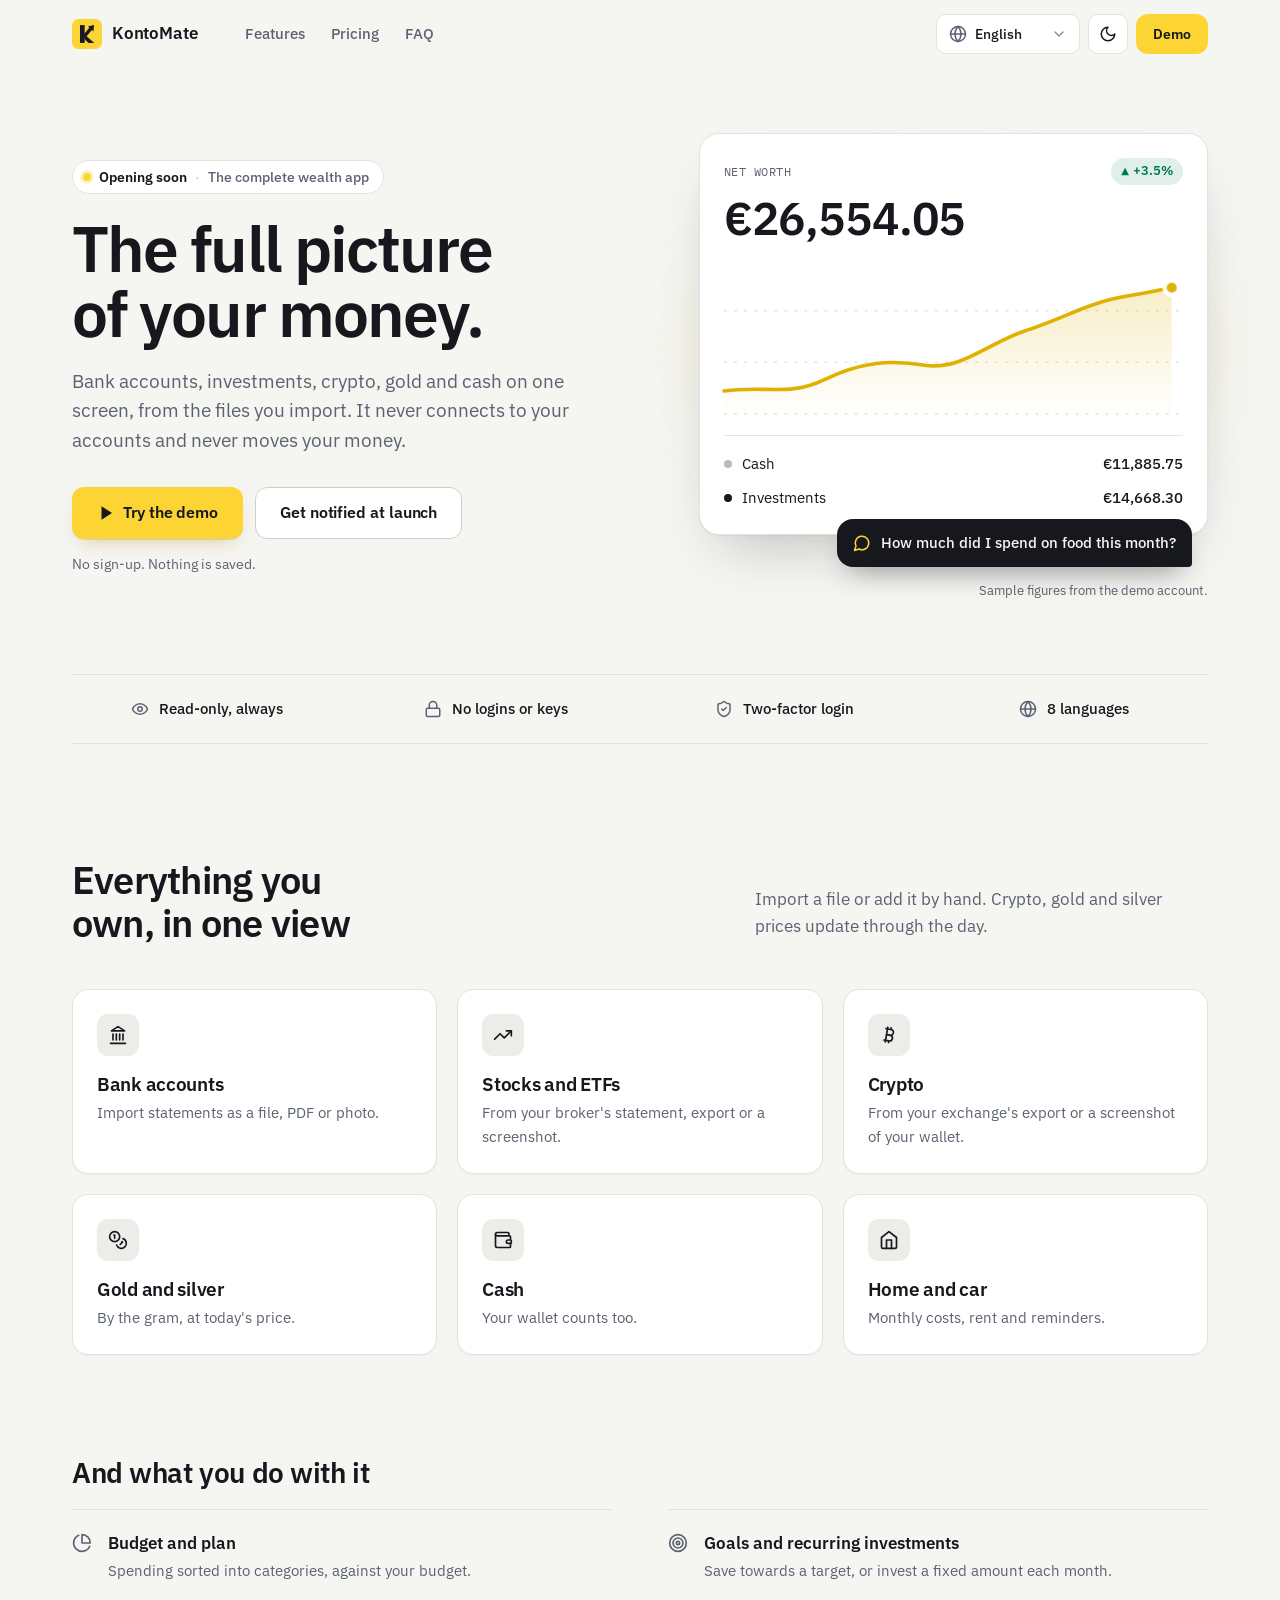
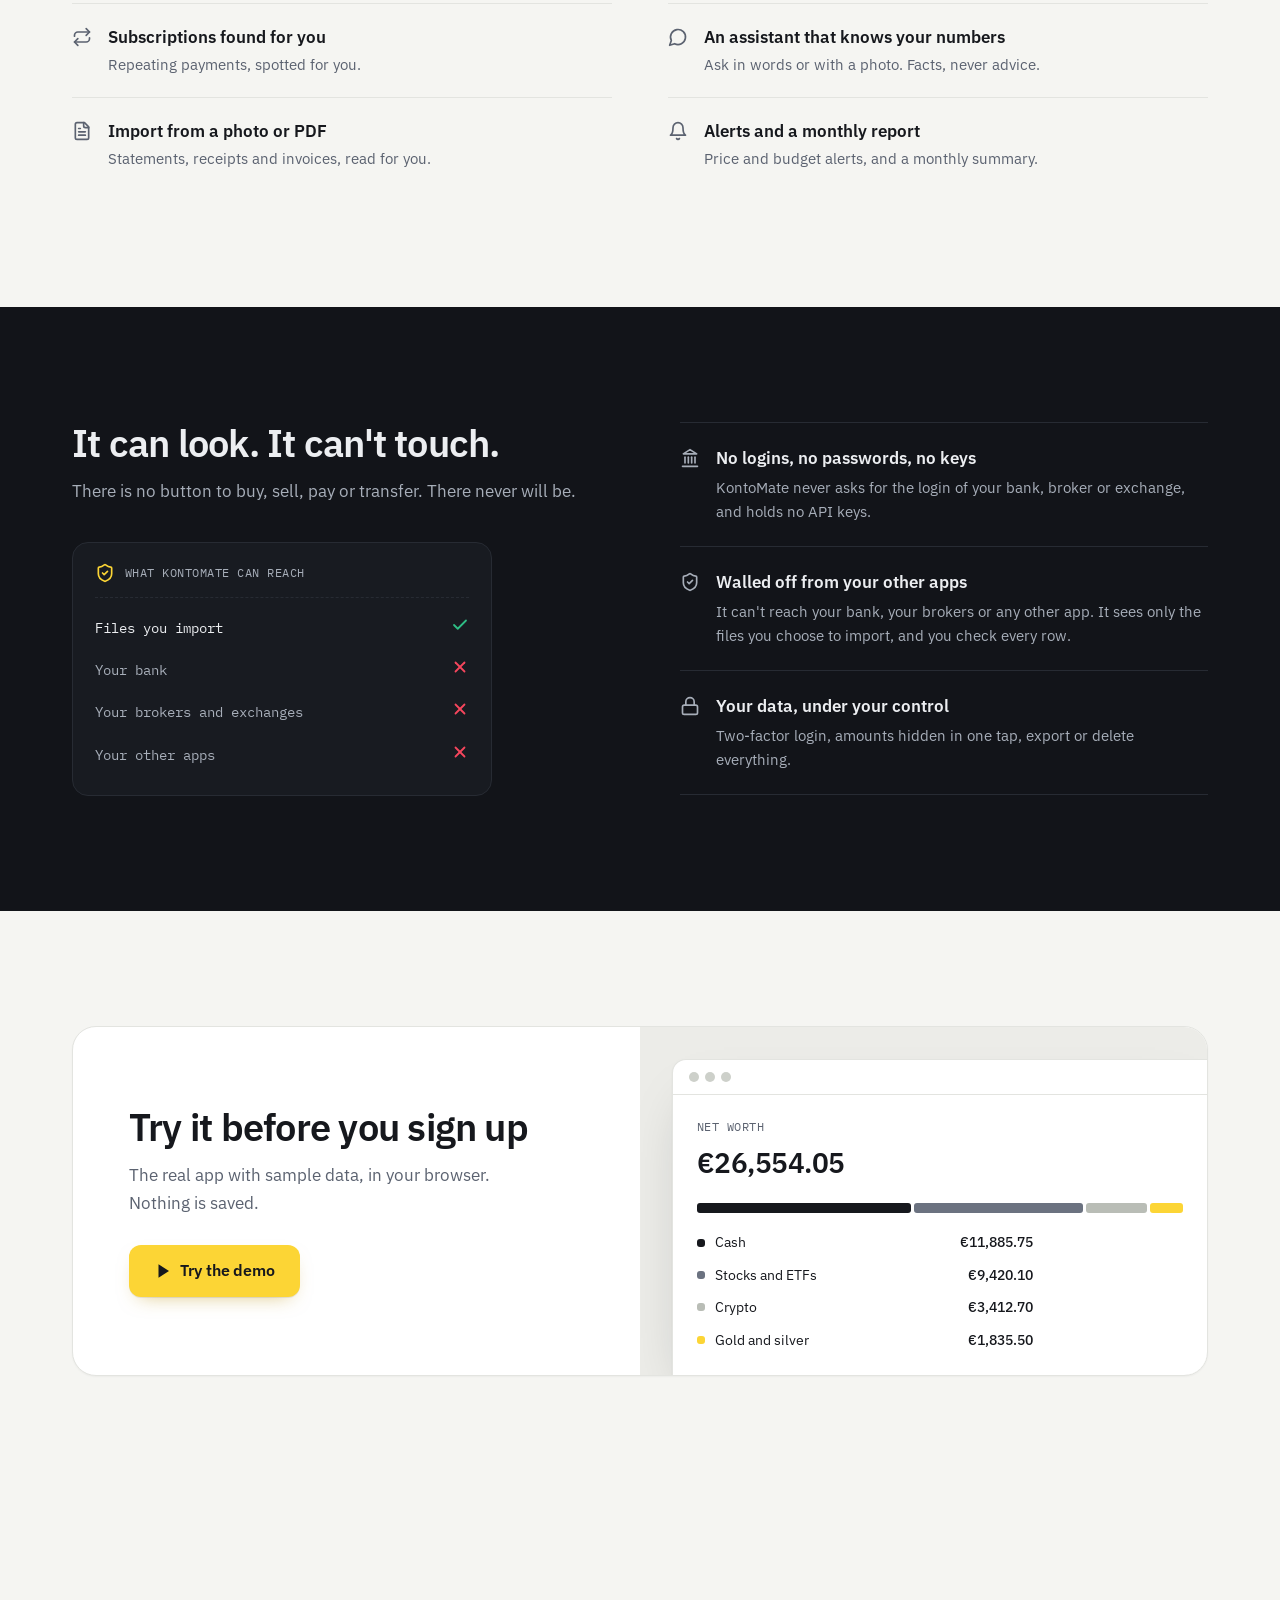
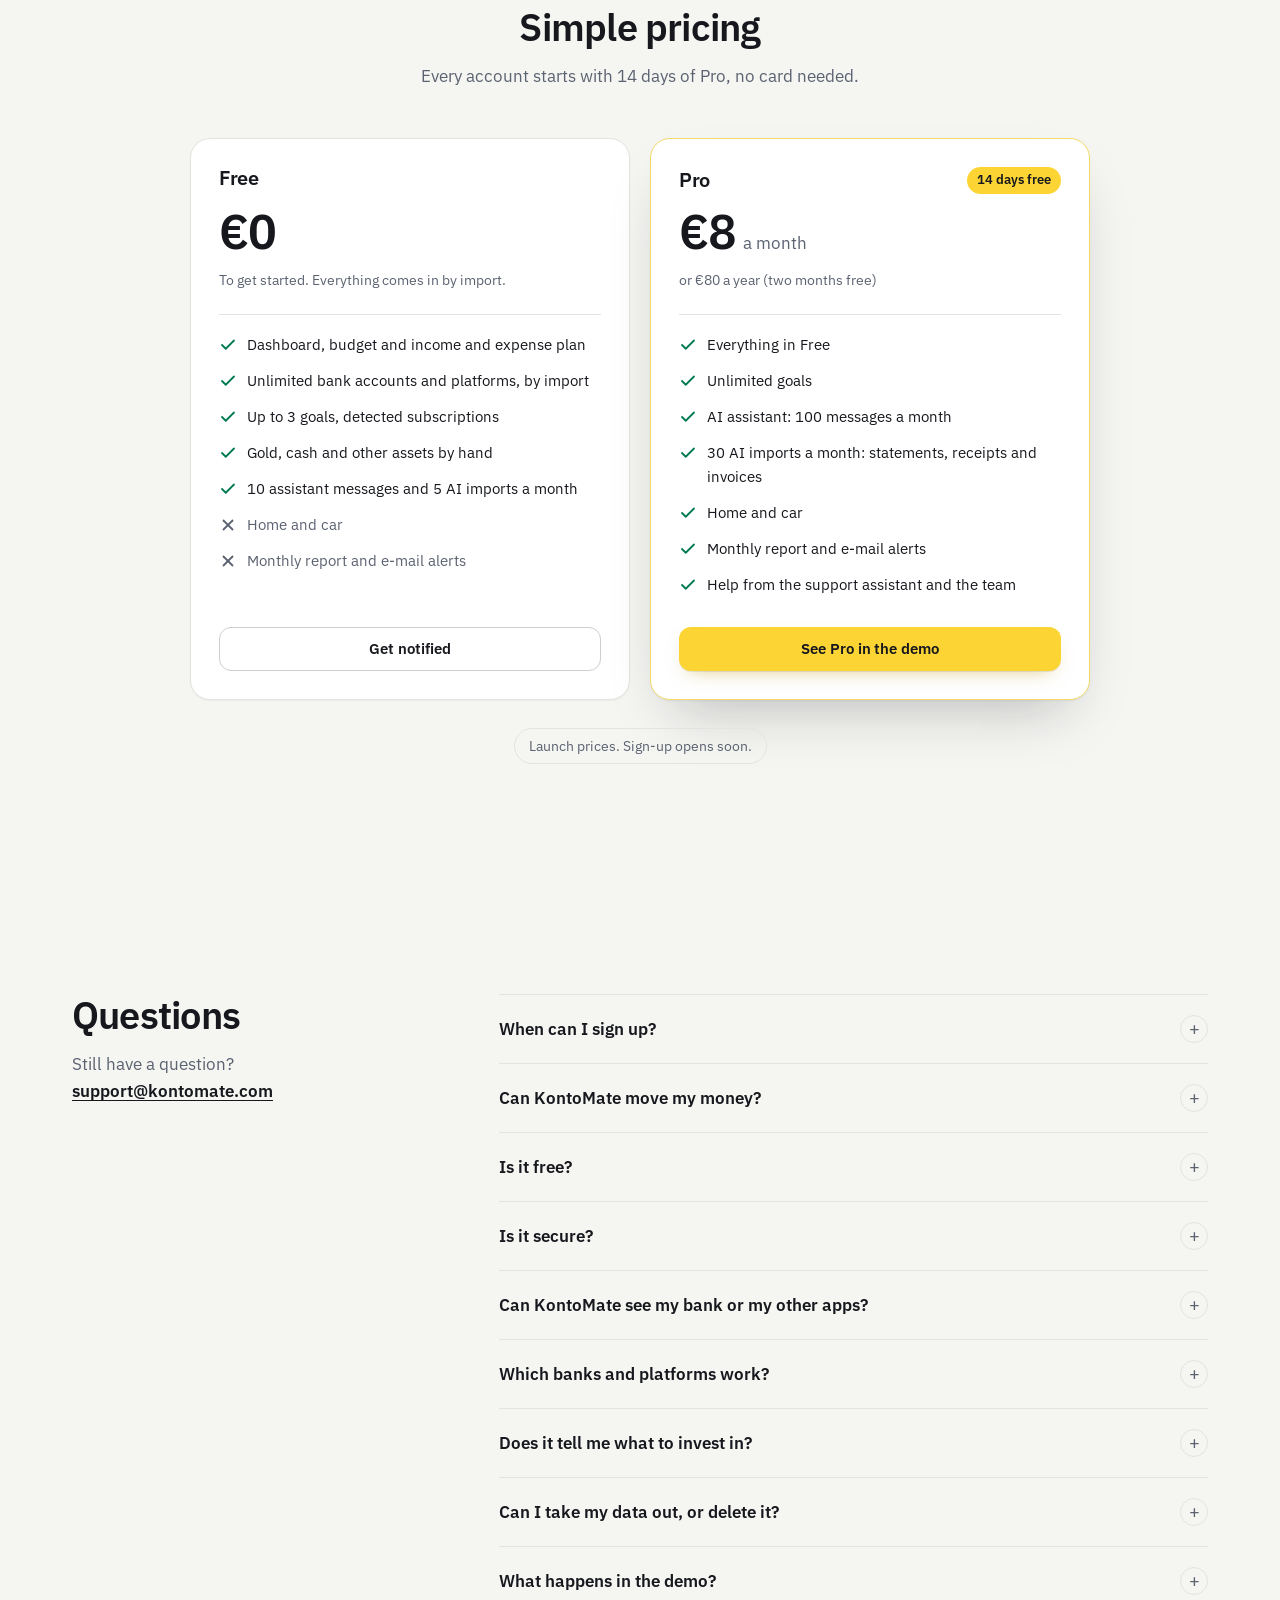
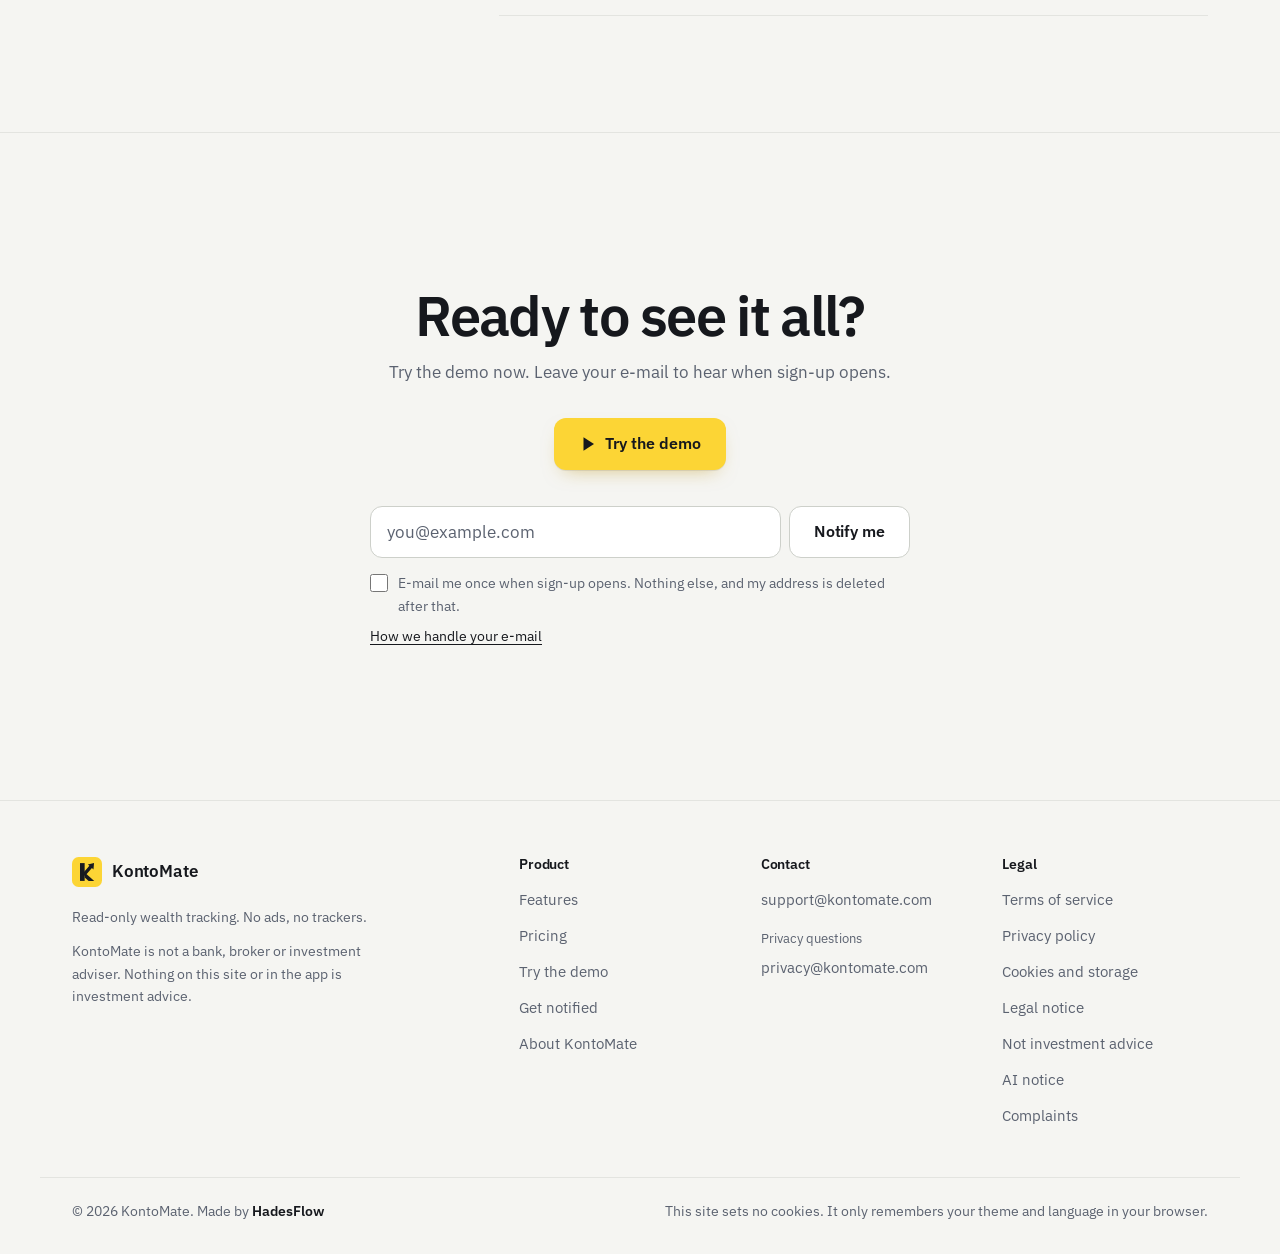
<file: index.html>
<!DOCTYPE html>
<!-- data-mode: "soon" (waitlist, no sign-up) is the default in the file; functions/_middleware.js switches it
     to "live" when the Cloudflare Pages variable SITE_MODE is "live". Elements: .soon-only / .live-only. -->
<html lang="en" data-mode="soon">
<head>
  <meta charset="UTF-8" />
  <meta name="viewport" content="width=device-width, initial-scale=1" />
  <title>KontoMate: the complete wealth app for everything you own</title>
  <meta name="description" content="KontoMate shows your bank accounts, investments, crypto, gold and cash in one dashboard. A read-only wealth tracker: it can never move your money." />
  <meta name="theme-color" content="#f5f5f2" />
  <link rel="icon" href="/favicon.ico" sizes="48x48" />
  <link rel="icon" href="assets/favicon.svg?v=1c083724dd" type="image/svg+xml" />
  <link rel="icon" href="assets/favicon-48.png?v=1c083724dd" type="image/png" sizes="48x48" />
  <link rel="icon" href="assets/icon-192.png?v=1c083724dd" type="image/png" sizes="192x192" />
  <link rel="apple-touch-icon" href="assets/apple-touch-icon.png?v=1c083724dd" />
  <link rel="canonical" href="https://kontomate.com/" />
  <meta property="og:title" content="KontoMate: the full picture of your money" />
  <meta property="og:description" content="Banks, brokers, crypto, gold and cash in one read-only dashboard, from the statements you import. No logins, no keys, no access to your accounts." />
  <meta property="og:url" content="https://kontomate.com/" />
  <meta property="og:type" content="website" />
  <meta property="og:site_name" content="KontoMate" />
  <meta property="og:locale" content="en_GB" />
  <meta property="og:image" content="https://kontomate.com/assets/og-image.png" />
  <meta property="og:image:width" content="1200" />
  <meta property="og:image:height" content="630" />
  <meta property="og:image:alt" content="KontoMate: the full picture of your money. A net worth card with a rising chart." />
  <meta name="twitter:card" content="summary_large_image" />
  <!-- Structured data: who makes KontoMate and what it is. Keep in step with the legal notice (legal/#notice)
       and the about page. Data, not a script: the CSP (script-src 'self') does not apply to it. -->
  <script type="application/ld+json">
  {
    "@context": "https://schema.org",
    "@graph": [
      {
        "@type": "Organization",
        "@id": "https://hadesflow.com/#organization",
        "name": "HadesFlow",
        "legalName": "HadesFlow Ltd.",
        "alternateName": "ХадесФлоу ЕООД",
        "url": "https://hadesflow.com/",
        "logo": "https://hadesflow.com/assets/cerberus-logo.png",
        "identifier": {
          "@type": "PropertyValue",
          "propertyID": "Bulgarian UIC (ЕИК)",
          "value": "208438230"
        },
        "address": {
          "@type": "PostalAddress",
          "streetAddress": "7 Tsarnook St., Lozenets",
          "postalCode": "1407",
          "addressLocality": "Sofia",
          "addressCountry": "BG"
        },
        "sameAs": [
          "https://www.linkedin.com/company/hadesflow/",
          "https://www.facebook.com/people/HadesFlow/61579181364829/",
          "https://www.instagram.com/hadesflow.ai/",
          "https://www.tiktok.com/@hadesflow.ai"
        ]
      },
      {
        "@type": "WebSite",
        "@id": "https://kontomate.com/#website",
        "url": "https://kontomate.com/",
        "name": "KontoMate",
        "alternateName": [
          "Kontomate",
          "KontoMate app"
        ],
        "inLanguage": "en",
        "publisher": {
          "@id": "https://hadesflow.com/#organization"
        }
      },
      {
        "@type": "WebApplication",
        "@id": "https://kontomate.com/#app",
        "name": "KontoMate",
        "alternateName": "Kontomate",
        "url": "https://kontomate.com/",
        "applicationCategory": "FinanceApplication",
        "applicationSubCategory": "Wealth tracker",
        "operatingSystem": "Web browser",
        "image": "https://kontomate.com/assets/og-image.png",
        "description": "KontoMate is a read-only wealth tracker. It shows bank accounts, investments, crypto, gold and cash in one view, with budgets, goals and an AI assistant, and it can never move money.",
        "featureList": [
          "Bank statements imported as a file, PDF or photo (no bank login)",
          "Broker and crypto exchange statements, exports or screenshots imported the same way (no logins, no API keys)",
          "Gold and silver by the gram, cash, home and car",
          "Budget and income and expense plan, goals and recurring investments, detected subscriptions",
          "Price and budget alerts and a monthly report",
          "AI assistant that answers questions about your own numbers, never investment advice"
        ],
        "inLanguage": [
          "en",
          "bg",
          "de",
          "es",
          "fr",
          "it",
          "pl",
          "ro"
        ],
        "publisher": {
          "@id": "https://hadesflow.com/#organization"
        },
        "creator": {
          "@id": "https://hadesflow.com/#organization"
        }
      }
    ]
  }
  </script>
  <!-- No trackers, no cookies, no third-party requests: everything below is served from this site. -->
  <script src="assets/theme-init.js?v=1c083724dd"></script>
  <link rel="stylesheet" href="assets/site.css?v=1c083724dd" />
</head>
<body>
  <!-- Lucide icons (ISC licence), drawn once and reused with <use>. -->
  <svg width="0" height="0" class="sprite" aria-hidden="true" focusable="false">
    <symbol id="i-bank" viewBox="0 0 24 24"><line x1="3" x2="21" y1="22" y2="22"/><line x1="6" x2="6" y1="18" y2="11"/><line x1="10" x2="10" y1="18" y2="11"/><line x1="14" x2="14" y1="18" y2="11"/><line x1="18" x2="18" y1="18" y2="11"/><polygon points="12 2 20 7 4 7"/></symbol>
    <symbol id="i-trend" viewBox="0 0 24 24"><polyline points="22 7 13.5 15.5 8.5 10.5 2 17"/><polyline points="16 7 22 7 22 13"/></symbol>
    <symbol id="i-bitcoin" viewBox="0 0 24 24"><path d="M11.767 19.089c4.924.868 6.14-6.025 1.216-6.894m-1.216 6.894L5.86 18.047m5.908 1.042-.347 1.97m1.563-8.864c4.924.869 6.14-6.025 1.215-6.893m-1.215 6.893-3.94-.694m5.155-6.2L8.29 4.26m5.908 1.042.348-1.97M7.48 20.364l3.126-17.727"/></symbol>
    <symbol id="i-coins" viewBox="0 0 24 24"><circle cx="8" cy="8" r="6"/><path d="M18.09 10.37A6 6 0 1 1 10.34 18"/><path d="M7 6h1v4"/><path d="m16.71 13.88.7.71-2.82 2.82"/></symbol>
    <symbol id="i-wallet" viewBox="0 0 24 24"><path d="M19 7V4a1 1 0 0 0-1-1H5a2 2 0 0 0 0 4h15a1 1 0 0 1 1 1v4h-3a2 2 0 0 0 0 4h3a1 1 0 0 0 1-1v-2a1 1 0 0 0-1-1"/><path d="M3 5v14a2 2 0 0 0 2 2h15a1 1 0 0 0 1-1v-4"/></symbol>
    <symbol id="i-home" viewBox="0 0 24 24"><path d="M3 9l9-7 9 7v11a2 2 0 0 1-2 2H5a2 2 0 0 1-2-2z"/><polyline points="9 22 9 12 15 12 15 22"/></symbol>
    <symbol id="i-car" viewBox="0 0 24 24"><path d="M19 17h2c.6 0 1-.4 1-1v-3c0-.9-.7-1.7-1.5-1.9C18.7 10.6 16 10 16 10s-1.3-1.4-2.2-2.3c-.5-.4-1.1-.7-1.8-.7H5c-.6 0-1.1.4-1.4.9l-1.4 2.9A3.7 3.7 0 0 0 2 12v4c0 .6.4 1 1 1h2"/><circle cx="7" cy="17" r="2"/><path d="M9 17h6"/><circle cx="17" cy="17" r="2"/></symbol>
    <symbol id="i-shield" viewBox="0 0 24 24"><path d="M20 13c0 5-3.5 7.5-7.66 8.95a1 1 0 0 1-.67-.01C7.5 20.5 4 18 4 13V6a1 1 0 0 1 1-1c2 0 4.5-1.2 6.24-2.72a1.17 1.17 0 0 1 1.52 0C14.51 3.81 17 5 19 5a1 1 0 0 1 1 1z"/><path d="m9 12 2 2 4-4"/></symbol>
    <symbol id="i-eye" viewBox="0 0 24 24"><path d="M2 12s3-7 10-7 10 7 10 7-3 7-10 7-10-7-10-7Z"/><circle cx="12" cy="12" r="3"/></symbol>
    <symbol id="i-lock" viewBox="0 0 24 24"><rect width="18" height="11" x="3" y="11" rx="2" ry="2"/><path d="M7 11V7a5 5 0 0 1 10 0v4"/></symbol>
    <symbol id="i-check" viewBox="0 0 24 24"><path d="M20 6 9 17l-5-5"/></symbol>
    <symbol id="i-x" viewBox="0 0 24 24"><path d="M18 6 6 18"/><path d="m6 6 12 12"/></symbol>
    <symbol id="i-sun" viewBox="0 0 24 24"><circle cx="12" cy="12" r="4"/><path d="M12 2v2"/><path d="M12 20v2"/><path d="m4.93 4.93 1.41 1.41"/><path d="m17.66 17.66 1.41 1.41"/><path d="M2 12h2"/><path d="M20 12h2"/><path d="m6.34 17.66-1.41 1.41"/><path d="m19.07 4.93-1.41 1.41"/></symbol>
    <symbol id="i-moon" viewBox="0 0 24 24"><path d="M12 3a6 6 0 0 0 9 9 9 9 0 1 1-9-9Z"/></symbol>
    <symbol id="i-chat" viewBox="0 0 24 24"><path d="M7.9 20A9 9 0 1 0 4 16.1L2 22Z"/></symbol>
    <symbol id="i-pie" viewBox="0 0 24 24"><path d="M21.21 15.89A10 10 0 1 1 8 2.83"/><path d="M22 12A10 10 0 0 0 12 2v10z"/></symbol>
    <symbol id="i-target" viewBox="0 0 24 24"><circle cx="12" cy="12" r="10"/><circle cx="12" cy="12" r="6"/><circle cx="12" cy="12" r="2"/></symbol>
    <symbol id="i-repeat" viewBox="0 0 24 24"><path d="m17 2 4 4-4 4"/><path d="M3 11v-1a4 4 0 0 1 4-4h14"/><path d="m7 22-4-4 4-4"/><path d="M21 13v1a4 4 0 0 1-4 4H3"/></symbol>
    <symbol id="i-file" viewBox="0 0 24 24"><path d="M15 2H6a2 2 0 0 0-2 2v16a2 2 0 0 0 2 2h12a2 2 0 0 0 2-2V7Z"/><path d="M14 2v4a2 2 0 0 0 2 2h4"/><path d="M10 9H8"/><path d="M16 13H8"/><path d="M16 17H8"/></symbol>
    <symbol id="i-bell" viewBox="0 0 24 24"><path d="M6 8a6 6 0 0 1 12 0c0 7 3 9 3 9H3s3-2 3-9"/><path d="M10.3 21a1.94 1.94 0 0 0 3.4 0"/></symbol>
    <symbol id="i-play" viewBox="0 0 24 24"><polygon points="6 3 20 12 6 21 6 3"/></symbol>
    <symbol id="i-chevron-down" viewBox="0 0 24 24"><path d="m6 9 6 6 6-6"/></symbol>
    <symbol id="i-key" viewBox="0 0 24 24"><path d="m15.5 7.5 2.3 2.3a1 1 0 0 0 1.4 0l2.1-2.1a1 1 0 0 0 0-1.4L19 4"/><path d="m21 2-9.6 9.6"/><circle cx="7.5" cy="15.5" r="5.5"/></symbol>
    <symbol id="i-globe" viewBox="0 0 24 24"><circle cx="12" cy="12" r="10"/><path d="M12 2a14.5 14.5 0 0 0 0 20 14.5 14.5 0 0 0 0-20"/><path d="M2 12h20"/></symbol>
  </svg>

  <a class="skip" href="#main" data-i18n="nav.skip">Skip to content</a>

  <header class="site-header">
    <div class="wrap header-row">
      <a class="brand" href="/" aria-label="KontoMate home">
        <svg class="logo" viewBox="0 0 64 64" aria-hidden="true" focusable="false"><rect width="64" height="64" rx="14" fill="#fcd535"/><path d="M17 13H27V51H17Z" fill="#181a20"/><path d="M27 33 47.5 51H35.5L27 43.5Z" fill="#181a20"/><path d="M22.3 35.6 37.1 18.9 33.8 16.1 47 13 45.8 26.5 42.5 23.7 27.7 40.4Z" fill="#181a20"/></svg>
        <span>KontoMate</span>
      </a>
      <nav class="nav" aria-label="Main">
        <a href="#tracks" data-i18n="nav.features">Features</a>
        <a href="#pricing" data-i18n="nav.pricing">Pricing</a>
        <a href="#faq" data-i18n="nav.faq">FAQ</a>
      </nav>
      <div class="header-actions">
        <!-- Language picker, built like the app's (finassist-app src/components/LanguageSelect.tsx); assets/site.js fills it. -->
        <div class="lang" hidden>
          <button type="button" class="lang-trigger" id="lang-trigger" aria-haspopup="listbox" aria-expanded="false" aria-controls="lang-menu" aria-label="Language" data-i18n-attr="aria-label:nav.language">
            <svg class="icon" aria-hidden="true"><use href="#i-globe"/></svg>
            <span class="lang-current" id="lang-current">English</span>
            <svg class="icon lang-chevron" aria-hidden="true"><use href="#i-chevron-down"/></svg>
          </button>
          <ul class="lang-menu" id="lang-menu" role="listbox" tabindex="-1" hidden></ul>
        </div>
        <button type="button" class="icon-btn" id="theme-toggle" aria-label="Switch between light and dark" data-i18n-attr="aria-label:nav.theme">
          <svg class="icon show-light" aria-hidden="true"><use href="#i-moon"/></svg>
          <svg class="icon show-dark" aria-hidden="true"><use href="#i-sun"/></svg>
        </button>
        <a class="link-login live-only" href="https://app.kontomate.com/auth/login" data-i18n="nav.login">Log in</a>
        <a class="btn btn-small btn-outline live-only" href="https://app.kontomate.com/auth/signup" data-i18n="nav.signup">Sign up</a>
        <a class="btn btn-small btn-primary soon-only" href="https://demo.kontomate.com" data-i18n="nav.demo">Demo</a>
      </div>
    </div>
  </header>

  <main id="main">
    <!-- Hero: the one bold element is the net-worth card next to the headline. -->
    <section class="hero">
      <div class="wrap hero-grid">
        <div class="hero-copy">
          <p class="eyebrow">
            <span class="status soon-only"><span class="status-dot" aria-hidden="true"></span><span data-i18n="soon.badge">Opening soon</span></span>
            <span class="sep soon-only" aria-hidden="true">·</span>
            <span data-i18n="hero.eyebrow">The complete wealth app</span>
          </p>
          <h1 data-i18n="hero.title">The full picture of your money.</h1>
          <p class="lead" data-i18n="hero.lead">Bank accounts, investments, crypto, gold and cash on one screen, from the files you import. It never connects to your accounts and never moves your money.</p>
          <div class="hero-ctas">
            <a class="btn btn-primary btn-large" href="https://demo.kontomate.com">
              <svg class="icon" aria-hidden="true"><use href="#i-play"/></svg>
              <span data-i18n="cta.demo">Try the demo</span>
            </a>
            <a class="btn btn-outline btn-large live-only" href="https://app.kontomate.com/auth/signup" data-i18n="cta.signup">Create a free account</a>
            <a class="btn btn-outline btn-large soon-only" href="#waitlist"><span class="label-long" data-i18n="cta.notify">Get notified at launch</span><span class="label-short" data-i18n="cta.notifyShort">Get notified</span></a>
          </div>
          <p class="hint" data-i18n="cta.demoNote">No sign-up. Nothing is saved.</p>
        </div>

        <figure class="mock" aria-labelledby="mock-caption">
          <div class="mock-card">
            <div class="mock-head">
              <span class="label" data-i18n="mock.label">Net worth</span>
              <span class="pill pill-up">+3.5%</span>
            </div>
            <p class="mock-total stat">€26,554.05</p>
            <svg class="mock-chart" viewBox="0 0 320 110" aria-hidden="true" focusable="false">
              <defs><linearGradient id="mock-area" x1="0" y1="0" x2="0" y2="1"><stop offset="0" class="stop-a"/><stop offset="1" class="stop-b"/></linearGradient></defs>
              <line class="grid" x1="0" y1="36" x2="320" y2="36"/>
              <line class="grid" x1="0" y1="72" x2="320" y2="72"/>
              <line class="grid" x1="0" y1="108" x2="320" y2="108"/>
              <path class="area" d="M0 92 C30 88 45 96 70 84 S115 70 140 74 S185 58 210 50 S255 30 280 26 S300 22 312 20 L312 110 L0 110Z"/>
              <path class="line" pathLength="1" d="M0 92 C30 88 45 96 70 84 S115 70 140 74 S185 58 210 50 S255 30 280 26 S300 22 312 20"/>
              <circle class="end" cx="312" cy="20" r="5"/>
            </svg>
            <ul class="mock-split">
              <li><span class="dot d1"></span><span data-i18n="mock.cash">Cash</span><span class="stat">€11,885.75</span></li>
              <li><span class="dot d2"></span><span data-i18n="mock.investments">Investments</span><span class="stat">€14,668.30</span></li>
            </ul>
          </div>
          <div class="mock-chat">
            <svg class="icon" aria-hidden="true"><use href="#i-chat"/></svg>
            <p data-i18n="mock.chat">How much did I spend on food this month?</p>
          </div>
          <figcaption id="mock-caption" class="muted small" data-i18n="mock.caption">Sample figures from the demo account.</figcaption>
        </figure>
      </div>

      <div class="wrap">
        <ul class="trust">
          <li><svg class="icon" aria-hidden="true"><use href="#i-eye"/></svg><span data-i18n="trust.readonly">Read-only, always</span></li>
          <li><svg class="icon" aria-hidden="true"><use href="#i-lock"/></svg><span data-i18n="trust.nologin">No logins or keys</span></li>
          <li><svg class="icon" aria-hidden="true"><use href="#i-shield"/></svg><span data-i18n="trust.2fa">Two-factor login</span></li>
          <li><svg class="icon" aria-hidden="true"><use href="#i-globe"/></svg><span data-i18n="trust.languages">8 languages</span></li>
        </ul>
      </div>
    </section>

    <section id="tracks" class="section">
      <div class="wrap">
        <div class="section-head">
          <h2 data-i18n="tracks.title">Everything you own, in one view</h2>
          <p class="section-lead" data-i18n="tracks.lead">Import a file or add it by hand. Crypto, gold and silver prices update through the day.</p>
        </div>
        <ul class="tiles">
          <li class="tile" data-reveal>
            <span class="icon-tile"><svg class="icon" aria-hidden="true"><use href="#i-bank"/></svg></span>
            <h3 data-i18n="tracks.banks.title">Bank accounts</h3>
            <p data-i18n="tracks.banks.text">Import statements as a file, PDF or photo.</p>
          </li>
          <li class="tile" data-reveal>
            <span class="icon-tile"><svg class="icon" aria-hidden="true"><use href="#i-trend"/></svg></span>
            <h3 data-i18n="tracks.stocks.title">Stocks and ETFs</h3>
            <p data-i18n="tracks.stocks.text">From your broker's statement, export or a screenshot.</p>
          </li>
          <li class="tile" data-reveal>
            <span class="icon-tile"><svg class="icon" aria-hidden="true"><use href="#i-bitcoin"/></svg></span>
            <h3 data-i18n="tracks.crypto.title">Crypto</h3>
            <p data-i18n="tracks.crypto.text">From your exchange's export or a screenshot of your wallet.</p>
          </li>
          <li class="tile" data-reveal>
            <span class="icon-tile"><svg class="icon" aria-hidden="true"><use href="#i-coins"/></svg></span>
            <h3 data-i18n="tracks.gold.title">Gold and silver</h3>
            <p data-i18n="tracks.gold.text">By the gram, at today's price.</p>
          </li>
          <li class="tile" data-reveal>
            <span class="icon-tile"><svg class="icon" aria-hidden="true"><use href="#i-wallet"/></svg></span>
            <h3 data-i18n="tracks.cash.title">Cash</h3>
            <p data-i18n="tracks.cash.text">Your wallet counts too.</p>
          </li>
          <li class="tile" data-reveal>
            <span class="icon-tile"><svg class="icon" aria-hidden="true"><use href="#i-home"/></svg></span>
            <h3 data-i18n="tracks.property.title">Home and car</h3>
            <p data-i18n="tracks.property.text">Monthly costs, rent and reminders.</p>
          </li>
        </ul>

        <div class="tools" data-reveal>
          <h3 class="tools-title" data-i18n="tools.title">And what you do with it</h3>
          <ul class="tool-list">
            <li><svg class="icon" aria-hidden="true"><use href="#i-pie"/></svg><div><strong data-i18n="tools.budget.title">Budget and plan</strong><p data-i18n="tools.budget.text">Spending sorted into categories, against your budget.</p></div></li>
            <li><svg class="icon" aria-hidden="true"><use href="#i-target"/></svg><div><strong data-i18n="tools.goals.title">Goals and recurring investments</strong><p data-i18n="tools.goals.text">Save towards a target, or invest a fixed amount each month.</p></div></li>
            <li><svg class="icon" aria-hidden="true"><use href="#i-repeat"/></svg><div><strong data-i18n="tools.subs.title">Subscriptions found for you</strong><p data-i18n="tools.subs.text">Repeating payments, spotted for you.</p></div></li>
            <li><svg class="icon" aria-hidden="true"><use href="#i-chat"/></svg><div><strong data-i18n="tools.assistant.title">An assistant that knows your numbers</strong><p data-i18n="tools.assistant.text">Ask in words or with a photo. Facts, never advice.</p></div></li>
            <li><svg class="icon" aria-hidden="true"><use href="#i-file"/></svg><div><strong data-i18n="tools.import.title">Import from a photo or PDF</strong><p data-i18n="tools.import.text">Statements, receipts and invoices, read for you.</p></div></li>
            <li><svg class="icon" aria-hidden="true"><use href="#i-bell"/></svg><div><strong data-i18n="tools.alerts.title">Alerts and a monthly report</strong><p data-i18n="tools.alerts.text">Price and budget alerts, and a monthly summary.</p></div></li>
          </ul>
        </div>
      </div>
    </section>

    <!-- The read-only promise: the owner's decision of 28.10.2026, "tracking only, forever". -->
    <section id="read-only" class="section promise">
      <div class="wrap promise-grid">
        <div>
          <h2 data-i18n="promise.title">It can look. It can't touch.</h2>
          <p class="section-lead" data-i18n="promise.lead">There is no button to buy, sell, pay or transfer. There never will be.</p>
          <div class="keycard" data-reveal>
            <p class="keycard-head"><svg class="icon" aria-hidden="true"><use href="#i-shield"/></svg><span class="label" data-i18n="promise.reach.label">What KontoMate can reach</span></p>
            <ul>
              <li class="yes"><span data-i18n="promise.reach.files">Files you import</span><span><svg class="icon" aria-hidden="true"><use href="#i-check"/></svg><span class="sr-only" data-i18n="promise.reach.yes">yes</span></span></li>
              <li class="no"><span data-i18n="promise.reach.bank">Your bank</span><span><svg class="icon" aria-hidden="true"><use href="#i-x"/></svg><span class="sr-only" data-i18n="promise.reach.no">no access</span></span></li>
              <li class="no"><span data-i18n="promise.reach.platforms">Your brokers and exchanges</span><span><svg class="icon" aria-hidden="true"><use href="#i-x"/></svg><span class="sr-only" data-i18n="promise.reach.no">no access</span></span></li>
              <li class="no"><span data-i18n="promise.reach.apps">Your other apps</span><span><svg class="icon" aria-hidden="true"><use href="#i-x"/></svg><span class="sr-only" data-i18n="promise.reach.no">no access</span></span></li>
            </ul>
          </div>
        </div>
        <ul class="promise-list" data-reveal>
          <li>
            <svg class="icon" aria-hidden="true"><use href="#i-bank"/></svg>
            <div><strong data-i18n="promise.bank.title">No logins, no passwords, no keys</strong><p data-i18n="promise.bank.text">KontoMate never asks for the login of your bank, broker or exchange, and holds no API keys.</p></div>
          </li>
          <li>
            <svg class="icon" aria-hidden="true"><use href="#i-shield"/></svg>
            <div><strong data-i18n="promise.walled.title">Walled off from your other apps</strong><p data-i18n="promise.walled.text">It can't reach your bank, your brokers or any other app. It sees only the files you choose to import, and you check every row.</p></div>
          </li>
          <li>
            <svg class="icon" aria-hidden="true"><use href="#i-lock"/></svg>
            <div><strong data-i18n="promise.data.title">Your data, under your control</strong><p data-i18n="promise.data.text">Two-factor login, amounts hidden in one tap, export or delete everything.</p></div>
          </li>
        </ul>
      </div>
    </section>


    <section id="demo" class="section">
      <div class="wrap">
        <div class="demo-card" data-reveal>
          <div class="demo-copy">
            <h2 data-i18n="demo.title">Try it before you sign up</h2>
            <p data-i18n="demo.text">The real app with sample data, in your browser. Nothing is saved.</p>
            <a class="btn btn-primary btn-large" href="https://demo.kontomate.com">
              <svg class="icon" aria-hidden="true"><use href="#i-play"/></svg>
              <span data-i18n="cta.demo">Try the demo</span>
            </a>
          </div>
          <!-- A preview of the demo dashboard (sample figures; they add up to the hero card's total). -->
          <div class="demo-preview" aria-hidden="true">
            <div class="app-window">
              <div class="app-bar"><i></i><i></i><i></i></div>
              <div class="app-body">
                <p class="label" data-i18n="mock.label">Net worth</p>
                <p class="app-total stat">€26,554.05</p>
                <div class="alloc-bar"><span class="s1"></span><span class="s2"></span><span class="s3"></span><span class="s4"></span></div>
                <ul class="alloc-list">
                  <li><span class="dot s1"></span><span data-i18n="mock.cash">Cash</span><span class="stat">€11,885.75</span></li>
                  <li><span class="dot s2"></span><span data-i18n="tracks.stocks.title">Stocks and ETFs</span><span class="stat">€9,420.10</span></li>
                  <li><span class="dot s3"></span><span data-i18n="tracks.crypto.title">Crypto</span><span class="stat">€3,412.70</span></li>
                  <li><span class="dot s4"></span><span data-i18n="tracks.gold.title">Gold and silver</span><span class="stat">€1,835.50</span></li>
                </ul>
              </div>
            </div>
          </div>
        </div>
      </div>
    </section>

    <section id="pricing" class="section">
      <div class="wrap section-center">
        <h2 data-i18n="pricing.title">Simple pricing</h2>
        <p class="section-lead" data-i18n="pricing.lead">Every account starts with 14 days of Pro, no card needed.</p>
        <div class="plans">
          <article class="plan" data-reveal>
            <h3 data-i18n="pricing.free.name">Free</h3>
            <p class="price"><span class="stat">€0</span></p>
            <p class="muted small" data-i18n="pricing.free.note">To get started. Everything comes in by import.</p>
            <ul class="features">
              <li><svg class="icon yes" aria-hidden="true"><use href="#i-check"/></svg><span data-i18n="pricing.f.dashboard">Dashboard, budget and income and expense plan</span></li>
              <li><svg class="icon yes" aria-hidden="true"><use href="#i-check"/></svg><span data-i18n="pricing.f.oneEach">Unlimited bank accounts and platforms, by import</span></li>
              <li><svg class="icon yes" aria-hidden="true"><use href="#i-check"/></svg><span data-i18n="pricing.f.goals3">Up to 3 goals, detected subscriptions</span></li>
              <li><svg class="icon yes" aria-hidden="true"><use href="#i-check"/></svg><span data-i18n="pricing.f.manual">Gold, cash and other assets by hand</span></li>
              <li><svg class="icon yes" aria-hidden="true"><use href="#i-check"/></svg><span data-i18n="pricing.f.aiSmall">10 assistant messages and 5 AI imports a month</span></li>
              <li><svg class="icon no" aria-hidden="true"><use href="#i-x"/></svg><span class="muted" data-i18n="pricing.f.noCarHome">Home and car</span></li>
              <li><svg class="icon no" aria-hidden="true"><use href="#i-x"/></svg><span class="muted" data-i18n="pricing.f.noReport">Monthly report and e-mail alerts</span></li>
            </ul>
            <a class="btn btn-outline live-only" href="https://app.kontomate.com/auth/signup" data-i18n="pricing.free.cta">Start free</a>
            <a class="btn btn-outline soon-only" href="#waitlist" data-i18n="cta.notifyShort">Get notified</a>
          </article>

          <article class="plan plan-pro" data-reveal>
            <div class="plan-head">
              <h3 data-i18n="pricing.pro.name">Pro</h3>
              <span class="badge" data-i18n="pricing.pro.badge">14 days free</span>
            </div>
            <p class="price"><span class="stat">€8</span> <span class="muted" data-i18n="pricing.pro.month">a month</span></p>
            <p class="muted small" data-i18n="pricing.pro.year">or €80 a year (two months free)</p>
            <ul class="features">
              <li><svg class="icon yes" aria-hidden="true"><use href="#i-check"/></svg><span data-i18n="pricing.f.everything">Everything in Free</span></li>
              <li><svg class="icon yes" aria-hidden="true"><use href="#i-check"/></svg><span data-i18n="pricing.f.unlimited">Unlimited goals</span></li>
              <li><svg class="icon yes" aria-hidden="true"><use href="#i-check"/></svg><span data-i18n="pricing.f.assistant">AI assistant: 100 messages a month</span></li>
              <li><svg class="icon yes" aria-hidden="true"><use href="#i-check"/></svg><span data-i18n="pricing.f.import">30 AI imports a month: statements, receipts and invoices</span></li>
              <li><svg class="icon yes" aria-hidden="true"><use href="#i-check"/></svg><span data-i18n="pricing.f.carHome">Home and car</span></li>
              <li><svg class="icon yes" aria-hidden="true"><use href="#i-check"/></svg><span data-i18n="pricing.f.report">Monthly report and e-mail alerts</span></li>
              <li><svg class="icon yes" aria-hidden="true"><use href="#i-check"/></svg><span data-i18n="pricing.f.support">Help from the support assistant and the team</span></li>
            </ul>
            <a class="btn btn-primary live-only" href="https://app.kontomate.com/auth/signup" data-i18n="pricing.pro.cta">Start 14 days of Pro</a>
            <a class="btn btn-primary soon-only" href="https://demo.kontomate.com" data-i18n="pricing.pro.demo">See Pro in the demo</a>
          </article>
        </div>
        <p class="note soon-only" data-i18n="pricing.launch">Launch prices. Sign-up opens soon.</p>
      </div>
    </section>

    <section id="faq" class="section">
      <div class="wrap faq-wrap">
        <div class="faq-aside">
          <h2 data-i18n="faq.title">Questions</h2>
          <p><span data-i18n="faq.more">Still have a question?</span><br /><a href="mailto:support@kontomate.com">support@kontomate.com</a></p>
        </div>
        <div class="faq">
          <details class="soon-only">
            <summary data-i18n="faq.when.q">When can I sign up?</summary>
            <p data-i18n="faq.when.a">Soon. Leave your e-mail and we'll write once, when sign-up opens.</p>
          </details>
          <details>
            <summary data-i18n="faq.move.q">Can KontoMate move my money?</summary>
            <p data-i18n="faq.move.a">No. It only reads the files you import and what you type.</p>
          </details>
          <details>
            <summary data-i18n="faq.free.q">Is it free?</summary>
            <p data-i18n="faq.free.a">Free stays free. Pro is €8 a month or €80 a year.</p>
          </details>
          <details>
            <summary data-i18n="faq.secure.q">Is it secure?</summary>
            <p data-i18n="faq.secure.a">Yes. KontoMate never asks for the login of your bank, broker or exchange and holds no API keys, so it can't reach your accounts. Two-factor login is available, and every new login sends you an alert.</p>
          </details>
          <details>
            <summary data-i18n="faq.reach.q">Can KontoMate see my bank or my other apps?</summary>
            <p data-i18n="faq.reach.a">No. It has no connection to any bank, broker, exchange or other app. It sees only the files you import and what you type, and you check every row before it is saved.</p>
          </details>
          <details>
            <summary data-i18n="faq.which.q">Which banks and platforms work?</summary>
            <p data-i18n="faq.which.a">Any bank, broker or crypto exchange that gives you a statement, an export (PDF or CSV) or a screenshot. You import it; nothing is connected.</p>
          </details>
          <details>
            <summary data-i18n="faq.advice.q">Does it tell me what to invest in?</summary>
            <p data-i18n="faq.advice.a">No. It shows facts about your own money, never recommendations.</p>
          </details>
          <details>
            <summary data-i18n="faq.delete.q">Can I take my data out, or delete it?</summary>
            <p data-i18n="faq.delete.a">Yes. Export everything or delete your account in Settings.</p>
          </details>
          <details>
            <summary data-i18n="faq.demo.q">What happens in the demo?</summary>
            <p data-i18n="faq.demo.a">The real app with sample data, in your browser. Nothing is sent to us.</p>
          </details>
        </div>
      </div>
    </section>

    <section id="waitlist" class="section closing">
      <div class="wrap closing-inner">
        <h2 data-i18n="closing.title">Ready to see it all?</h2>
        <div class="hero-ctas live-only">
          <a class="btn btn-primary btn-large" href="https://app.kontomate.com/auth/signup" data-i18n="cta.signup">Create a free account</a>
          <a class="btn btn-outline btn-large" href="https://demo.kontomate.com" data-i18n="cta.demo">Try the demo</a>
        </div>

        <!-- Waitlist (Soon mode): posts to functions/api/waitlist.js. Without JavaScript the browser posts the
             form and comes back to /?waitlist=<result>#waitlist. -->
        <div class="soon-only">
          <p class="section-lead" data-i18n="waitlist.lead">Try the demo now. Leave your e-mail to hear when sign-up opens.</p>
          <div class="hero-ctas">
            <a class="btn btn-primary btn-large" href="https://demo.kontomate.com">
              <svg class="icon" aria-hidden="true"><use href="#i-play"/></svg>
              <span data-i18n="cta.demo">Try the demo</span>
            </a>
          </div>
          <form class="waitlist" id="waitlist-form" action="/api/waitlist" method="post" novalidate>
            <label class="sr-only" for="waitlist-email" data-i18n="waitlist.label">Your e-mail</label>
            <div class="waitlist-row">
              <input id="waitlist-email" name="email" type="email" autocomplete="email" required maxlength="254" placeholder="you@example.com" data-i18n-attr="placeholder:waitlist.placeholder" />
              <button class="btn btn-outline btn-large" type="submit" data-i18n="waitlist.submit">Notify me</button>
            </div>
            <label class="waitlist-consent">
              <input type="checkbox" name="consent" value="yes" required />
              <span data-i18n="waitlist.consent">E-mail me once when sign-up opens. Nothing else, and my address is deleted after that.</span>
            </label>
            <p class="small muted"><a href="/legal/#waitlist" data-i18n="waitlist.privacy">How we handle your e-mail</a></p>
            <input type="hidden" name="lang" value="en" />
            <!-- Honeypot: people never see or fill it; bots usually do. -->
            <div class="hp" aria-hidden="true"><label>Website <input type="text" name="website" tabindex="-1" autocomplete="off" /></label></div>
            <p class="waitlist-status" id="waitlist-status" role="status" aria-live="polite"></p>
          </form>
          <!-- Messages the script shows; translated like any other text. -->
          <div hidden>
            <span id="msg-ok" data-i18n="waitlist.ok">Thank you. You're on the list: we'll e-mail you when KontoMate opens.</span>
            <span id="msg-invalid" data-i18n="waitlist.invalid">Please enter a valid e-mail address.</span>
            <span id="msg-consent" data-i18n="waitlist.needConsent">Please tick the box so we may e-mail you.</span>
            <span id="msg-error" data-i18n="waitlist.error">Something went wrong. Please try again in a moment.</span>
          </div>
        </div>
      </div>
    </section>
  </main>

  <footer class="site-footer">
    <div class="wrap footer-grid">
      <div>
        <a class="brand" href="/" aria-label="KontoMate home">
          <svg class="logo" viewBox="0 0 64 64" aria-hidden="true" focusable="false"><rect width="64" height="64" rx="14" fill="#fcd535"/><path d="M17 13H27V51H17Z" fill="#181a20"/><path d="M27 33 47.5 51H35.5L27 43.5Z" fill="#181a20"/><path d="M22.3 35.6 37.1 18.9 33.8 16.1 47 13 45.8 26.5 42.5 23.7 27.7 40.4Z" fill="#181a20"/></svg>
          <span>KontoMate</span>
        </a>
        <p class="muted small" data-i18n="footer.tagline">Read-only wealth tracking. No ads, no trackers.</p>
        <p class="muted small" data-i18n="footer.advice">KontoMate is not a bank, broker or investment adviser. Nothing on this site or in the app is investment advice.</p>
      </div>
      <nav aria-label="Product" class="footer-col">
        <h2 class="footer-h" data-i18n="footer.product">Product</h2>
        <a href="#tracks" data-i18n="nav.features">Features</a>
        <a href="#pricing" data-i18n="nav.pricing">Pricing</a>
        <a href="https://demo.kontomate.com" data-i18n="cta.demo">Try the demo</a>
        <a class="live-only" href="https://app.kontomate.com/auth/login" data-i18n="nav.login">Log in</a>
        <a class="soon-only" href="#waitlist" data-i18n="cta.notifyShort">Get notified</a>
        <a href="/about/" data-i18n="footer.about">About KontoMate</a>
      </nav>
      <div class="footer-col">
        <h2 class="footer-h" data-i18n="footer.contact">Contact</h2>
        <a href="mailto:support@kontomate.com">support@kontomate.com</a>
        <span class="footer-sub" data-i18n="footer.privacyContact">Privacy questions</span>
        <a href="mailto:privacy@kontomate.com">privacy@kontomate.com</a>
      </div>
      <!-- Placeholders until the lawyer approves the texts (finassist-app docs/legal/). -->
      <nav aria-label="Legal" class="footer-col">
        <h2 class="footer-h" data-i18n="footer.legal">Legal</h2>
        <a href="/legal/#terms" data-i18n="legal.terms">Terms of service</a>
        <a href="/legal/#privacy" data-i18n="legal.privacy">Privacy policy</a>
        <a href="/legal/#storage" data-i18n="legal.storage">Cookies and storage</a>
        <a href="/legal/#notice" data-i18n="legal.notice">Legal notice</a>
        <a href="/legal/#advice" data-i18n="legal.advice">Not investment advice</a>
        <a href="/legal/#ai" data-i18n="legal.ai">AI notice</a>
        <a href="/legal/#complaints" data-i18n="legal.complaints">Complaints</a>
      </nav>
    </div>
    <div class="wrap footer-bottom">
      <p class="muted small"><span data-i18n="footer.copy">© 2026 KontoMate.</span> <span data-i18n="footer.madeBy">Made by</span> <a class="footer-link" href="https://hadesflow.com" rel="noopener">HadesFlow</a></p>
      <p class="muted small" data-i18n="footer.cookies">This site sets no cookies. It only remembers your theme and language in your browser.</p>
    </div>
  </footer>

  <script src="assets/i18n.js?v=1c083724dd"></script>
  <script src="assets/site.js?v=1c083724dd"></script>
</body>
</html>
</file>
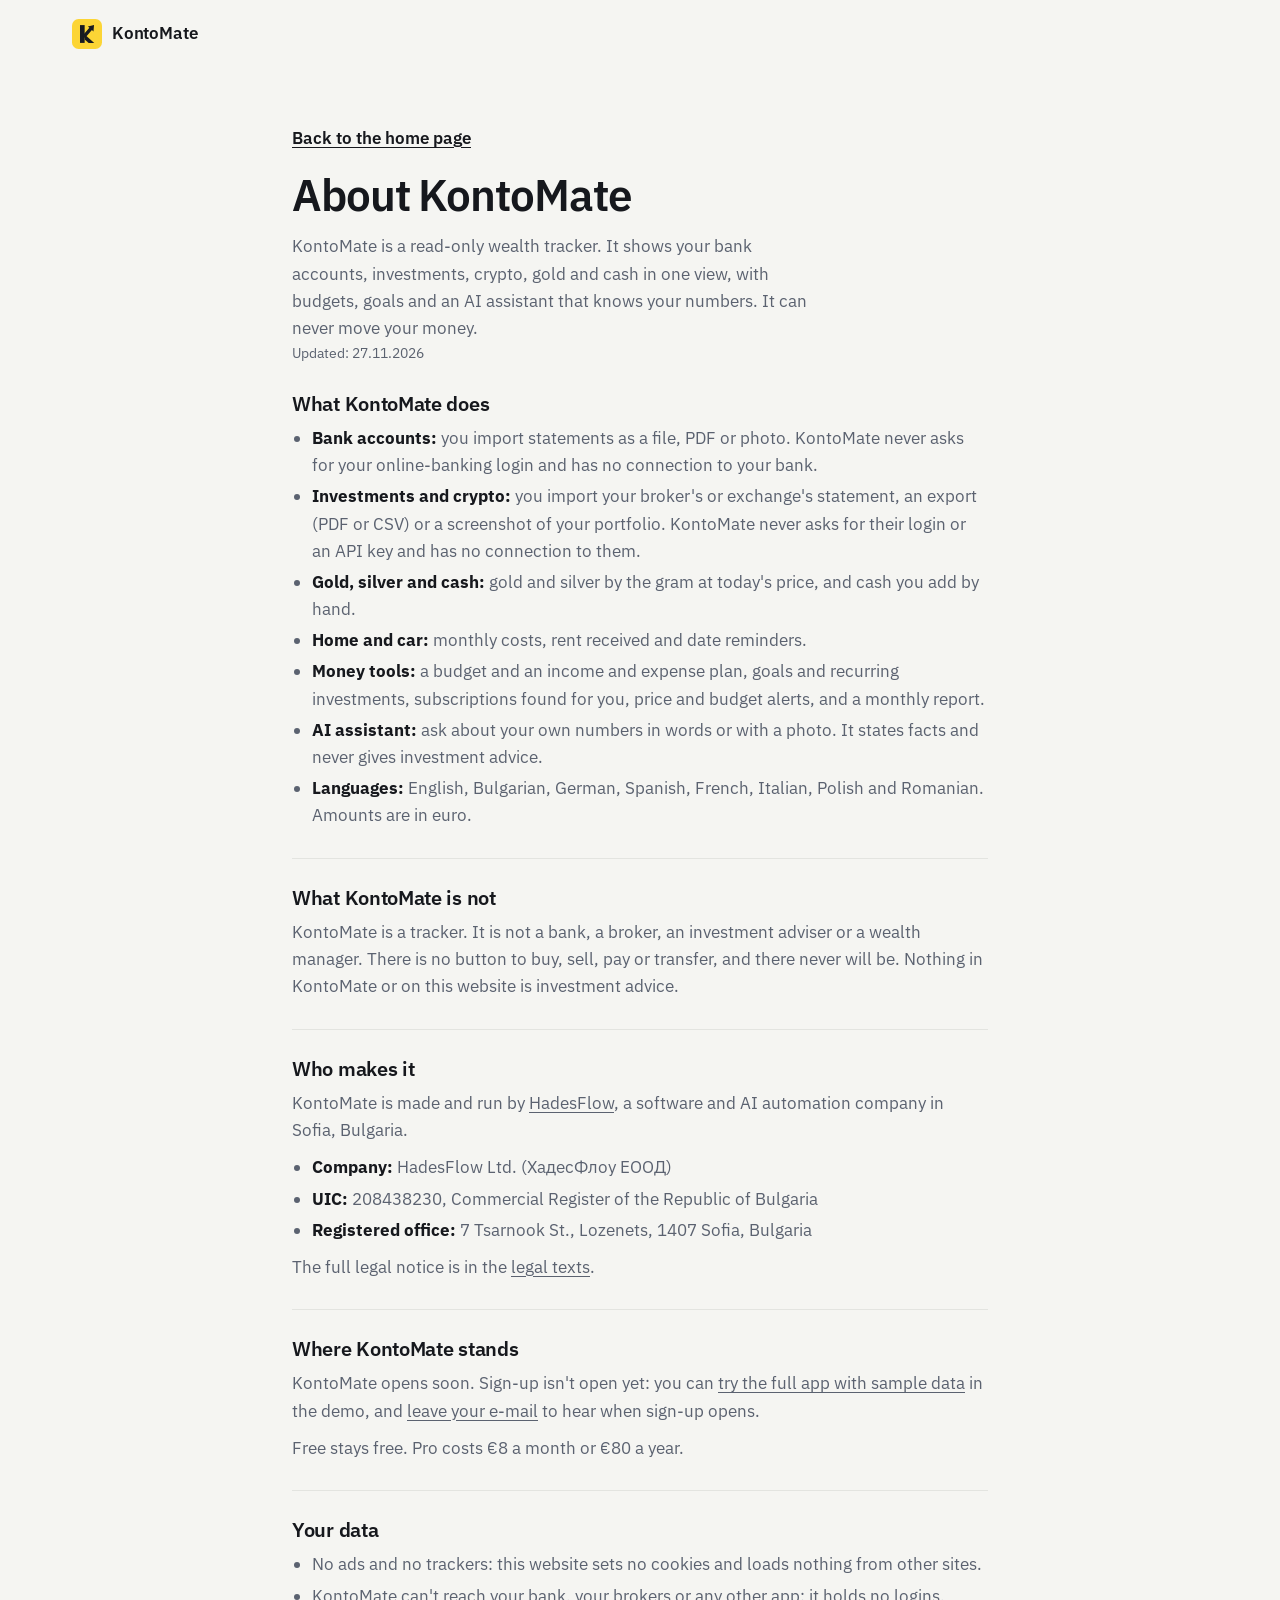
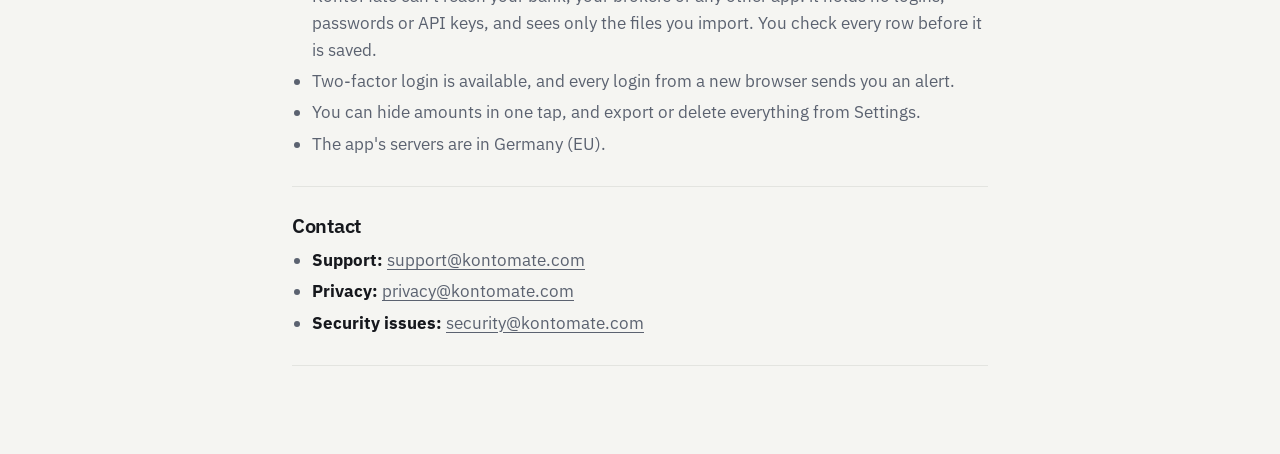
<file: about/index.html>
<!DOCTYPE html>
<!-- About KontoMate: who makes it, what it is and is not. English only for now (the main search market).
     data-mode works as on the home page: functions/_middleware.js sets "live" (route listed in _routes.json). -->
<html lang="en" data-mode="soon">
<head>
  <meta charset="UTF-8" />
  <meta name="viewport" content="width=device-width, initial-scale=1" />
  <title>About KontoMate: the read-only wealth tracker by HadesFlow</title>
  <meta name="description" content="KontoMate is a read-only wealth tracker by HadesFlow Ltd. in Sofia: bank accounts, investments, crypto, gold and cash in one view." />
  <meta name="theme-color" content="#f5f5f2" />
  <link rel="canonical" href="https://kontomate.com/about/" />
  <link rel="icon" href="/favicon.ico" sizes="48x48" />
  <link rel="icon" href="../assets/favicon.svg?v=1c083724dd" type="image/svg+xml" />
  <link rel="icon" href="../assets/favicon-48.png?v=1c083724dd" type="image/png" sizes="48x48" />
  <link rel="apple-touch-icon" href="../assets/apple-touch-icon.png?v=1c083724dd" />
  <meta property="og:title" content="About KontoMate" />
  <meta property="og:description" content="A read-only wealth tracker made by HadesFlow Ltd. in Sofia, Bulgaria." />
  <meta property="og:url" content="https://kontomate.com/about/" />
  <meta property="og:type" content="website" />
  <meta property="og:site_name" content="KontoMate" />
  <meta property="og:image" content="https://kontomate.com/assets/og-image.png" />
  <meta property="og:image:width" content="1200" />
  <meta property="og:image:height" content="630" />
  <meta name="twitter:card" content="summary_large_image" />
  <!-- Structured data: the same entities as on the home page plus this AboutPage. Keep in step with index.html and
       the legal notice (legal/#notice). Data, not a script: the CSP (script-src 'self') does not apply to it. -->
  <script type="application/ld+json">
  {
    "@context": "https://schema.org",
    "@graph": [
      {
        "@type": "AboutPage",
        "@id": "https://kontomate.com/about/#webpage",
        "url": "https://kontomate.com/about/",
        "name": "About KontoMate",
        "inLanguage": "en",
        "isPartOf": { "@id": "https://kontomate.com/#website" },
        "about": { "@id": "https://kontomate.com/#app" },
        "publisher": { "@id": "https://hadesflow.com/#organization" },
        "dateModified": "2026-11-27"
      },
      {
        "@type": "Organization",
        "@id": "https://hadesflow.com/#organization",
        "name": "HadesFlow",
        "legalName": "HadesFlow Ltd.",
        "alternateName": "ХадесФлоу ЕООД",
        "url": "https://hadesflow.com/",
        "logo": "https://hadesflow.com/assets/cerberus-logo.png",
        "identifier": { "@type": "PropertyValue", "propertyID": "Bulgarian UIC (ЕИК)", "value": "208438230" },
        "address": {
          "@type": "PostalAddress",
          "streetAddress": "7 Tsarnook St., Lozenets",
          "postalCode": "1407",
          "addressLocality": "Sofia",
          "addressCountry": "BG"
        },
        "sameAs": [
          "https://www.linkedin.com/company/hadesflow/",
          "https://www.facebook.com/people/HadesFlow/61579181364829/",
          "https://www.instagram.com/hadesflow.ai/",
          "https://www.tiktok.com/@hadesflow.ai"
        ]
      },
      {
        "@type": "WebSite",
        "@id": "https://kontomate.com/#website",
        "url": "https://kontomate.com/",
        "name": "KontoMate",
        "alternateName": ["Kontomate", "KontoMate app"],
        "inLanguage": "en",
        "publisher": { "@id": "https://hadesflow.com/#organization" }
      },
      {
        "@type": "WebApplication",
        "@id": "https://kontomate.com/#app",
        "name": "KontoMate",
        "alternateName": "Kontomate",
        "url": "https://kontomate.com/",
        "applicationCategory": "FinanceApplication",
        "applicationSubCategory": "Wealth tracker",
        "operatingSystem": "Web browser",
        "image": "https://kontomate.com/assets/og-image.png",
        "description": "KontoMate is a read-only wealth tracker. It shows bank accounts, investments, crypto, gold and cash in one view, with budgets, goals and an AI assistant, and it can never move money.",
        "inLanguage": ["en", "bg", "de", "es", "fr", "it", "pl", "ro"],
        "publisher": { "@id": "https://hadesflow.com/#organization" },
        "creator": { "@id": "https://hadesflow.com/#organization" }
      }
    ]
  }
  </script>
  <script src="../assets/theme-init.js?v=1c083724dd"></script>
  <link rel="stylesheet" href="../assets/site.css?v=1c083724dd" />
</head>
<body>
  <a class="skip" href="#main" data-i18n="nav.skip">Skip to content</a>
  <header class="site-header">
    <div class="wrap header-row">
      <a class="brand" href="../" aria-label="KontoMate home">
        <svg class="logo" viewBox="0 0 64 64" aria-hidden="true" focusable="false"><rect width="64" height="64" rx="14" fill="#fcd535"/><path d="M17 13H27V51H17Z" fill="#181a20"/><path d="M27 33 47.5 51H35.5L27 43.5Z" fill="#181a20"/><path d="M22.3 35.6 37.1 18.9 33.8 16.1 47 13 45.8 26.5 42.5 23.7 27.7 40.4Z" fill="#181a20"/></svg>
        <span>KontoMate</span>
      </a>
    </div>
  </header>
  <main id="main" class="wrap legal">
    <a class="back" href="../" data-i18n="legal.back">Back to the home page</a>
    <h1>About KontoMate</h1>
    <p class="section-lead muted">KontoMate is a read-only wealth tracker. It shows your bank accounts, investments, crypto, gold and cash in one view, with budgets, goals and an AI assistant that knows your numbers. It can never move your money.</p>
    <p class="small muted">Updated: 27.11.2026</p>

    <section id="what">
      <h2>What KontoMate does</h2>
      <ul>
        <li><strong>Bank accounts:</strong> you import statements as a file, PDF or photo. KontoMate never asks for your online-banking login and has no connection to your bank.</li>
        <li><strong>Investments and crypto:</strong> you import your broker's or exchange's statement, an export (PDF or CSV) or a screenshot of your portfolio. KontoMate never asks for their login or an API key and has no connection to them.</li>
        <li><strong>Gold, silver and cash:</strong> gold and silver by the gram at today's price, and cash you add by hand.</li>
        <li><strong>Home and car:</strong> monthly costs, rent received and date reminders.</li>
        <li><strong>Money tools:</strong> a budget and an income and expense plan, goals and recurring investments, subscriptions found for you, price and budget alerts, and a monthly report.</li>
        <li><strong>AI assistant:</strong> ask about your own numbers in words or with a photo. It states facts and never gives investment advice.</li>
        <li><strong>Languages:</strong> English, Bulgarian, German, Spanish, French, Italian, Polish and Romanian. Amounts are in euro.</li>
      </ul>
    </section>

    <section id="not">
      <h2>What KontoMate is not</h2>
      <p>KontoMate is a tracker. It is not a bank, a broker, an investment adviser or a wealth manager. There is no button to buy, sell, pay or transfer, and there never will be. Nothing in KontoMate or on this website is investment advice.</p>
    </section>

    <section id="who">
      <h2>Who makes it</h2>
      <p>KontoMate is made and run by <a href="https://hadesflow.com/">HadesFlow</a>, a software and AI automation company in Sofia, Bulgaria.</p>
      <ul>
        <li><strong>Company:</strong> HadesFlow Ltd. (ХадесФлоу ЕООД)</li>
        <li><strong>UIC:</strong> 208438230, Commercial Register of the Republic of Bulgaria</li>
        <li><strong>Registered office:</strong> 7 Tsarnook St., Lozenets, 1407 Sofia, Bulgaria</li>
      </ul>
      <p>The full legal notice is in the <a href="../legal/#notice">legal texts</a>.</p>
    </section>

    <section id="status">
      <h2>Where KontoMate stands</h2>
      <p class="soon-only">KontoMate opens soon. Sign-up isn't open yet: you can <a href="https://demo.kontomate.com">try the full app with sample data</a> in the demo, and <a href="../#waitlist">leave your e-mail</a> to hear when sign-up opens.</p>
      <p class="live-only">Sign-up is open at <a href="https://app.kontomate.com/auth/signup">app.kontomate.com</a>. Every account starts with 14 days of Pro, no card needed. You can also <a href="https://demo.kontomate.com">try the demo</a> first.</p>
      <p>Free stays free. Pro costs €8 a month or €80 a year.</p>
    </section>

    <section id="privacy">
      <h2>Your data</h2>
      <ul>
        <li>No ads and no trackers: this website sets no cookies and loads nothing from other sites.</li>
        <li>KontoMate can't reach your bank, your brokers or any other app: it holds no logins, passwords or API keys, and sees only the files you import. You check every row before it is saved.</li>
        <li>Two-factor login is available, and every login from a new browser sends you an alert.</li>
        <li>You can hide amounts in one tap, and export or delete everything from Settings.</li>
        <li>The app's servers are in Germany (EU).</li>
      </ul>
    </section>

    <section id="contact">
      <h2>Contact</h2>
      <ul>
        <li><strong>Support:</strong> <a href="mailto:support@kontomate.com">support@kontomate.com</a></li>
        <li><strong>Privacy:</strong> <a href="mailto:privacy@kontomate.com">privacy@kontomate.com</a></li>
        <li><strong>Security issues:</strong> <a href="mailto:security@kontomate.com">security@kontomate.com</a></li>
      </ul>
    </section>
  </main>
  <script src="../assets/i18n.js?v=1c083724dd"></script>
  <script src="../assets/site.js?v=1c083724dd"></script>
</body>
</html>
</file>
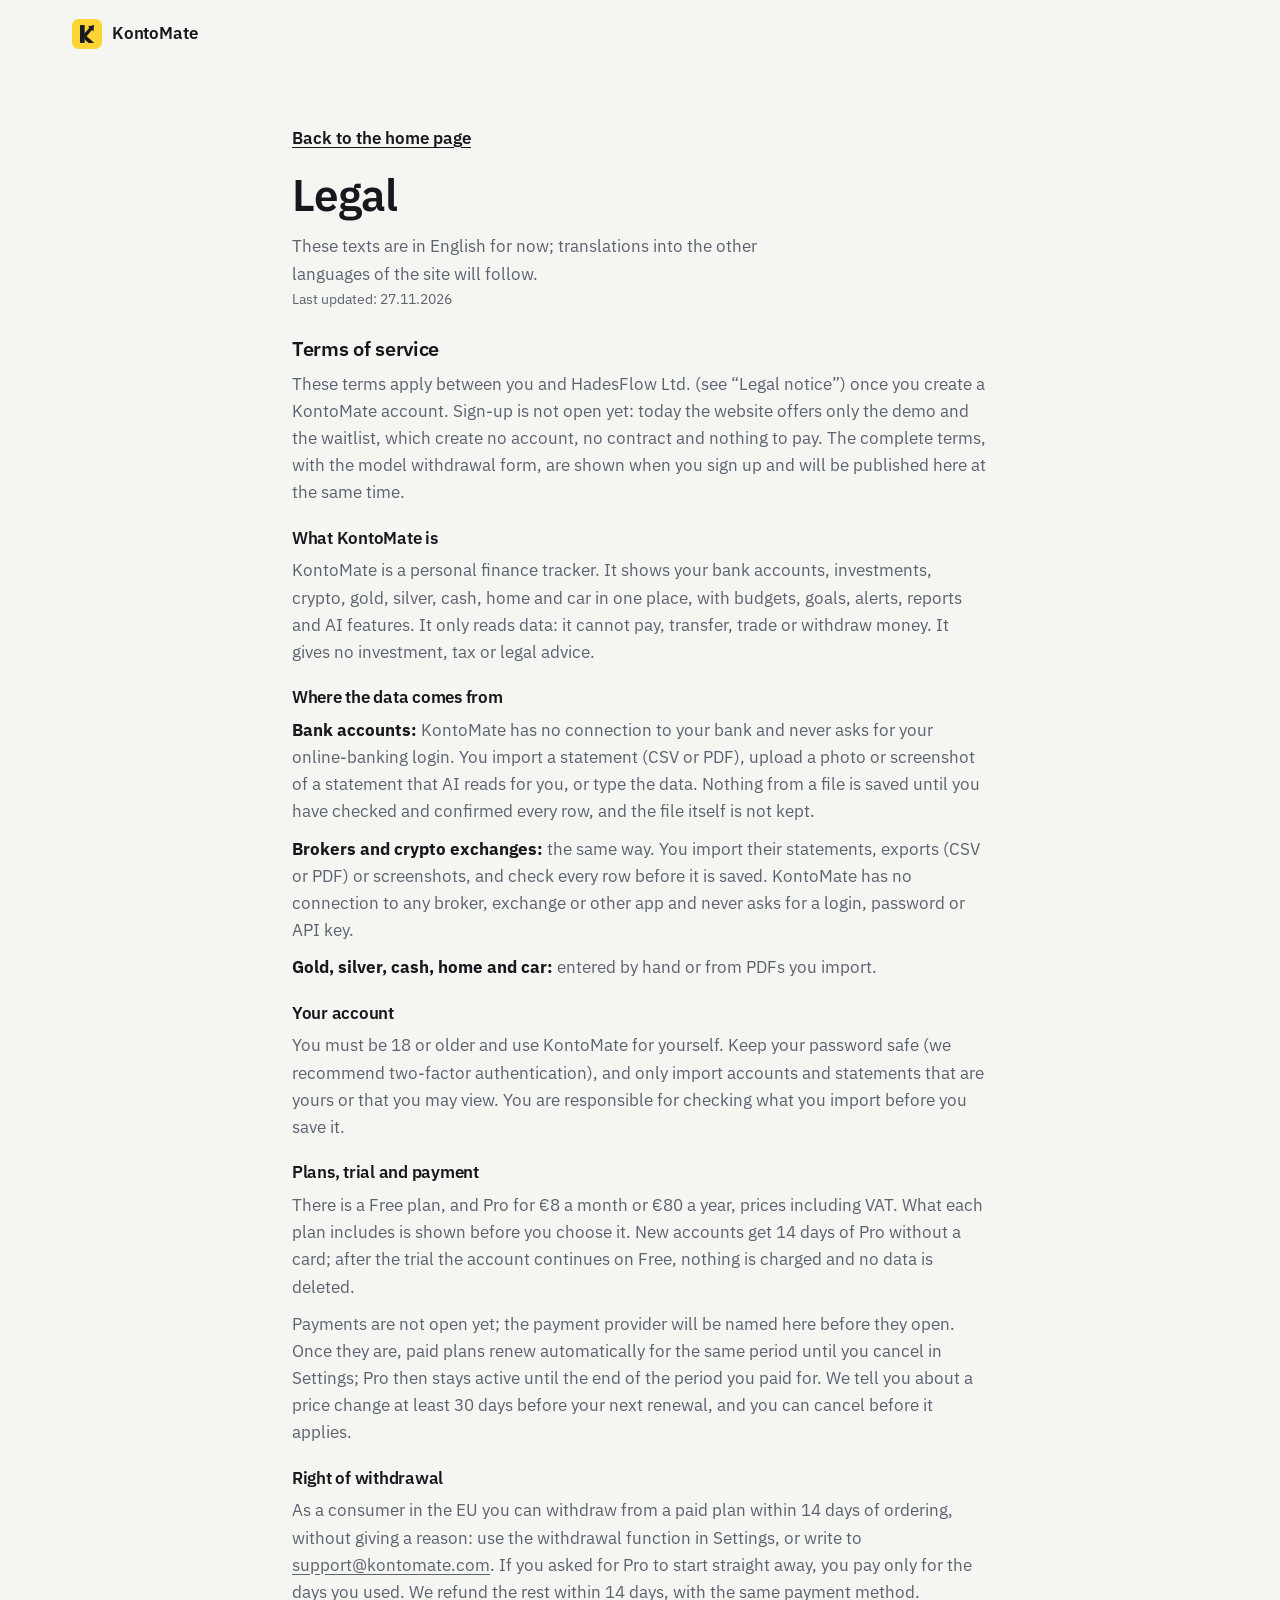
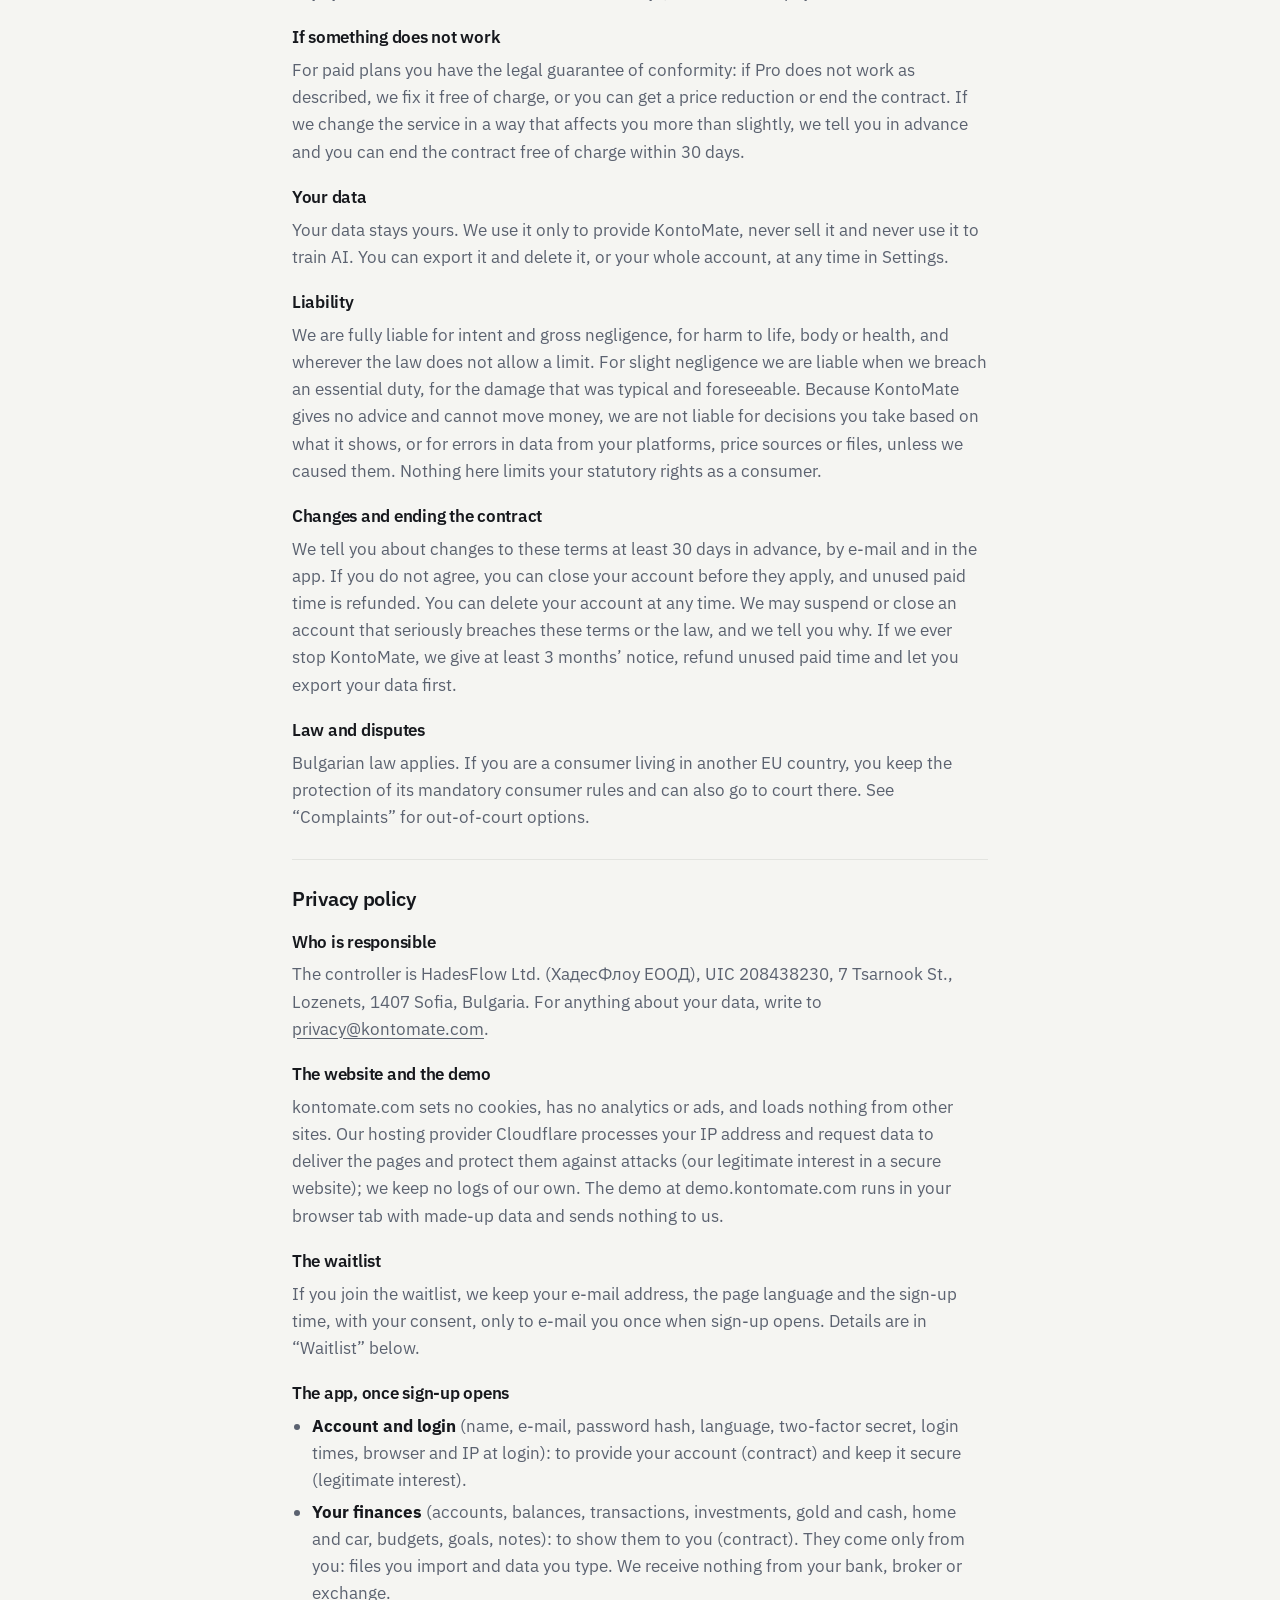
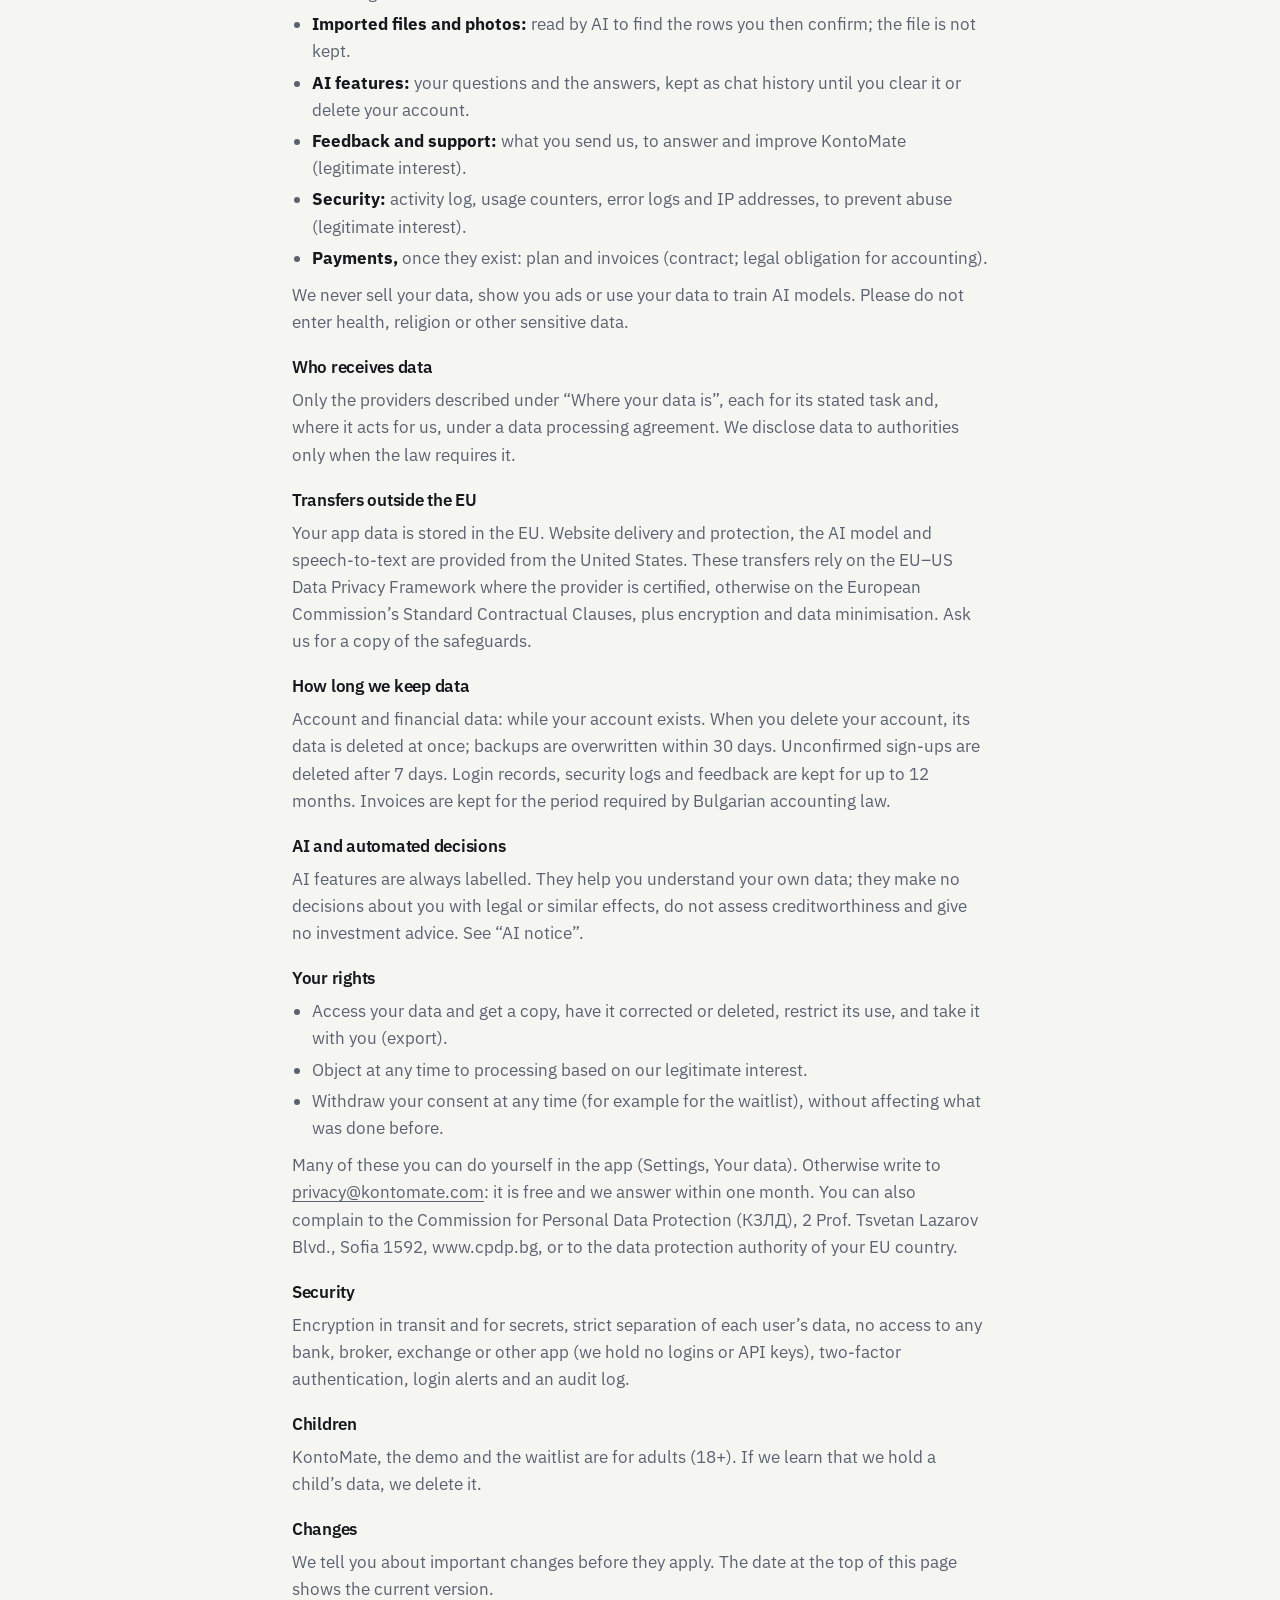
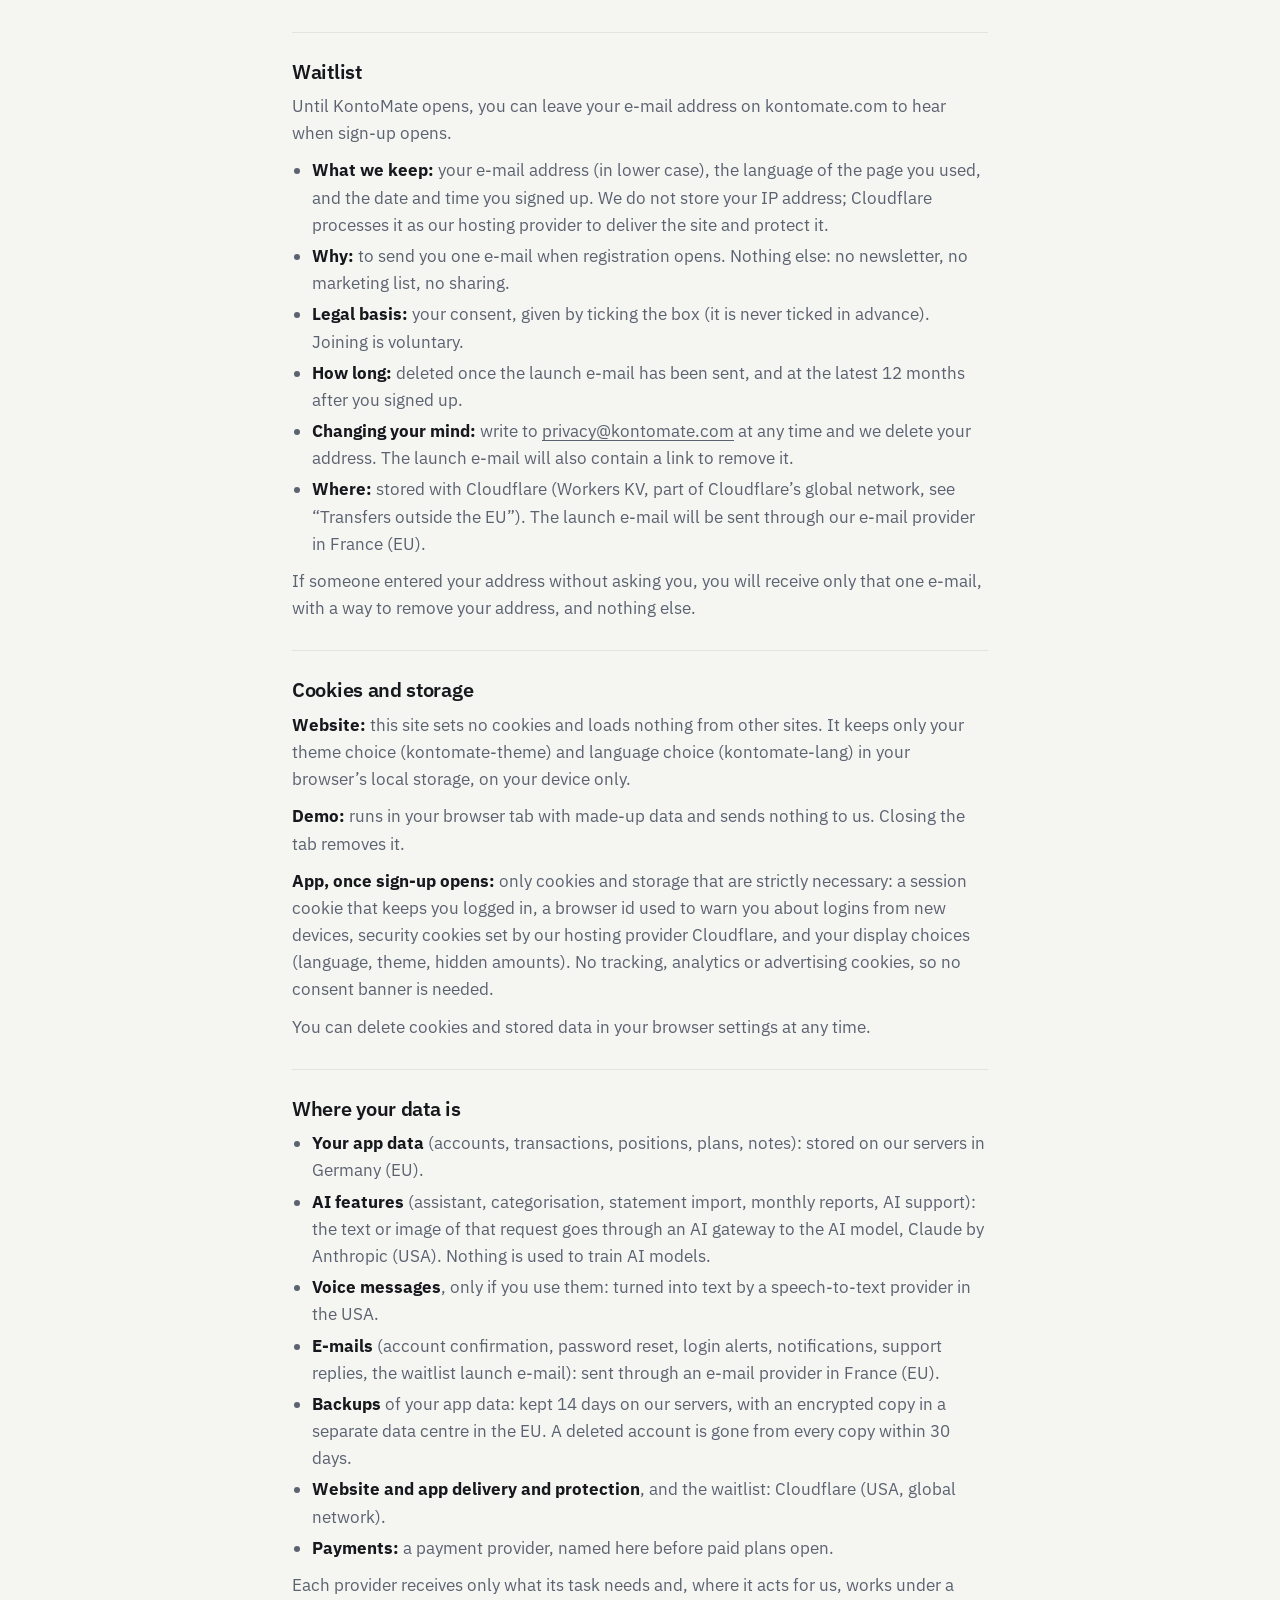
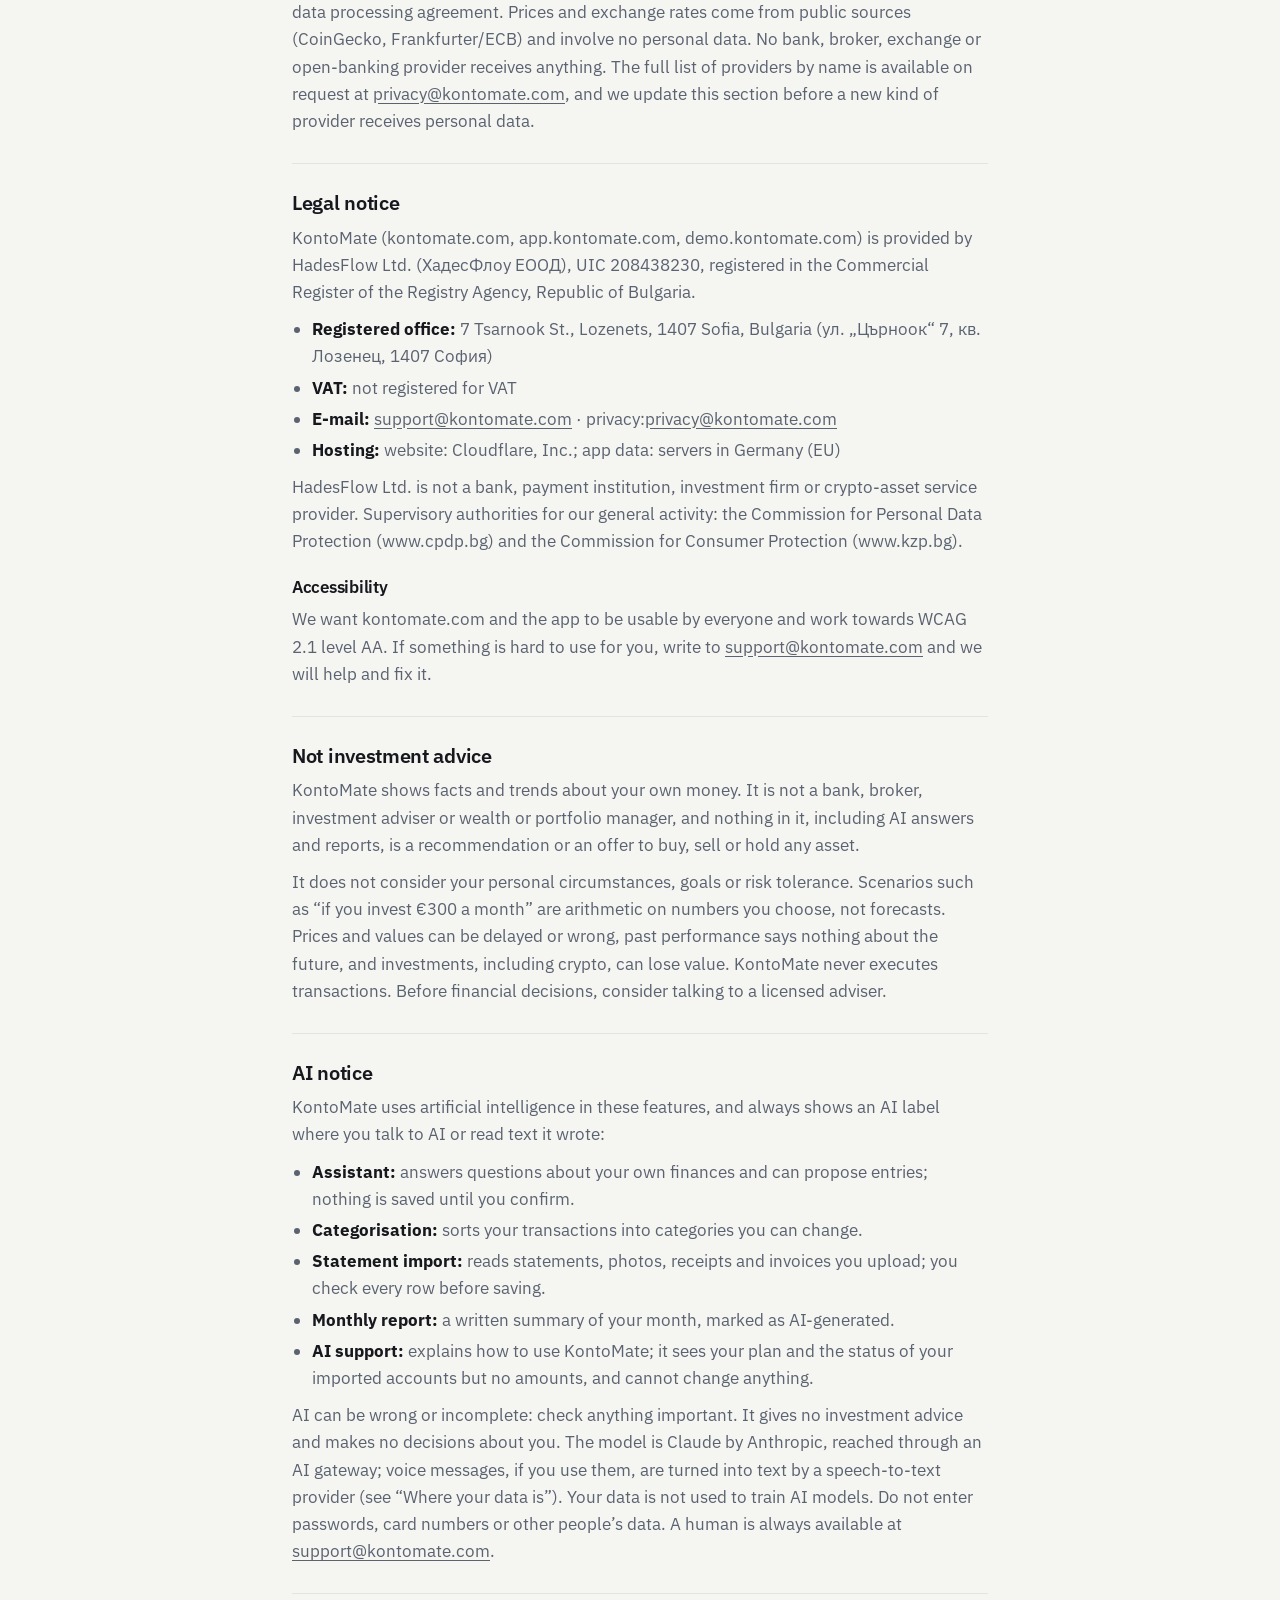
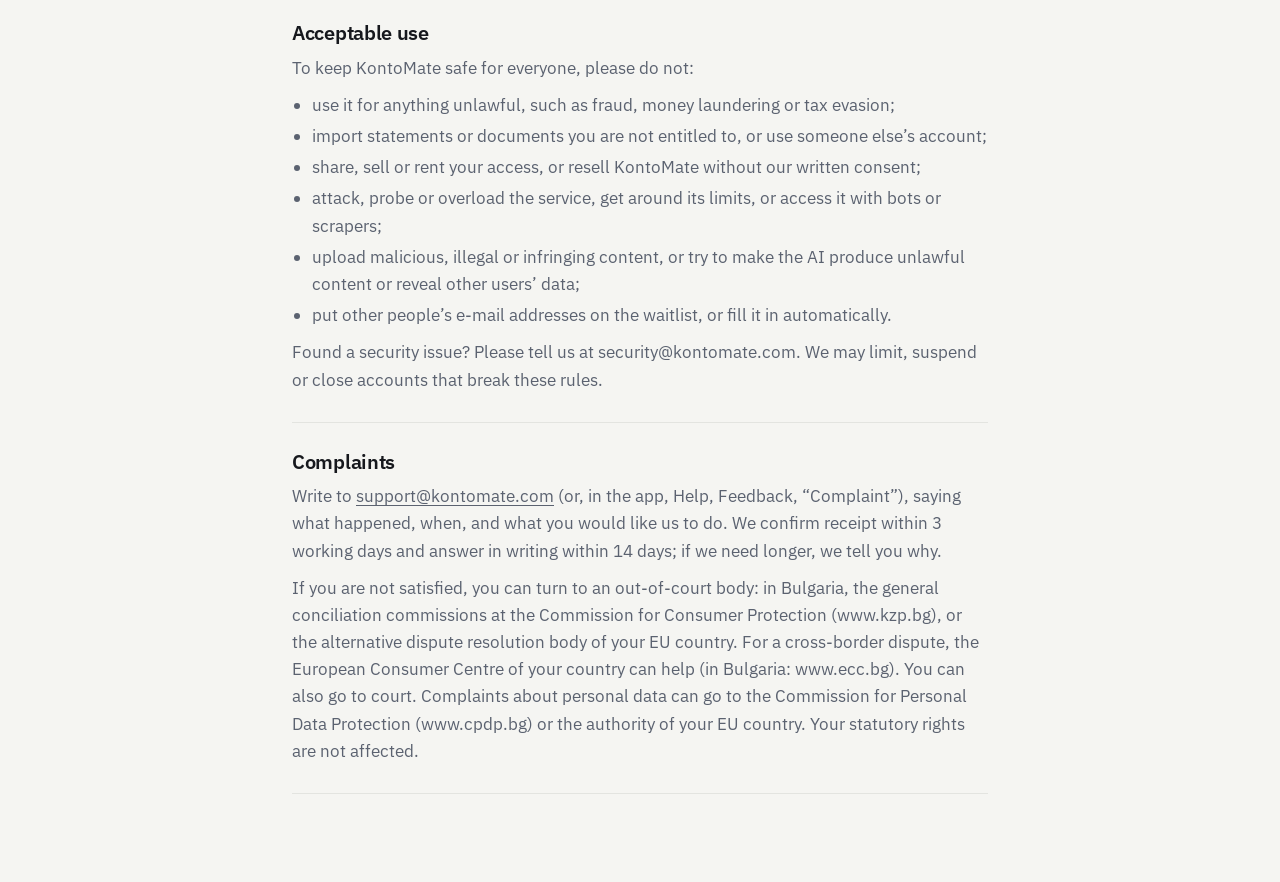
<file: legal/index.html>
<!DOCTYPE html>
<html lang="en">
<head>
  <meta charset="UTF-8" />
  <meta name="viewport" content="width=device-width, initial-scale=1" />
  <title>Legal: KontoMate</title>
  <meta name="description" content="KontoMate terms, privacy policy, waitlist, cookies and other legal texts." />
  <!-- Plain-language texts derived from finassist-app docs/legal (12.11.2026), not yet approved by the lawyer and
       still awaiting the lawyer's approval: kept out of search results until both are done. -->
  <meta name="robots" content="noindex" />
  <meta name="theme-color" content="#f5f5f2" />
  <link rel="icon" href="../assets/favicon.svg?v=1c083724dd" type="image/svg+xml" />
  <script src="../assets/theme-init.js?v=1c083724dd"></script>
  <link rel="stylesheet" href="../assets/site.css?v=1c083724dd" />
</head>
<body>
  <header class="site-header">
    <div class="wrap header-row">
      <a class="brand" href="../" aria-label="KontoMate home">
        <svg class="logo" viewBox="0 0 64 64" aria-hidden="true" focusable="false"><rect width="64" height="64" rx="14" fill="#fcd535"/><path d="M17 13H27V51H17Z" fill="#181a20"/><path d="M27 33 47.5 51H35.5L27 43.5Z" fill="#181a20"/><path d="M22.3 35.6 37.1 18.9 33.8 16.1 47 13 45.8 26.5 42.5 23.7 27.7 40.4Z" fill="#181a20"/></svg>
        <span>KontoMate</span>
      </a>
    </div>
  </header>
  <main id="main" class="wrap legal">
    <a class="back" href="../" data-i18n="legal.back">Back to the home page</a>
    <h1 data-i18n="legal.title">Legal</h1>
    <p class="section-lead muted" data-i18n="legal.lead">These texts are in English for now; translations into the other languages of the site will follow.</p>
    <p class="small muted">Last updated: 27.11.2026</p>
    <!-- Short versions of finassist-app docs/legal (01–10). Body text has no data-i18n on purpose: translations of
         legal texts must come from the lawyer, not from machine translation. Only h1, lead and h2 are translatable. -->

    <section id="terms">
      <h2 data-i18n="legal.terms">Terms of service</h2>
      <p>These terms apply between you and HadesFlow Ltd. (see “Legal notice”) once you create a KontoMate account. Sign-up is not open yet: today the website offers only the demo and the waitlist, which create no account, no contract and nothing to pay. The complete terms, with the model withdrawal form, are shown when you sign up and will be published here at the same time.</p>
      <h3>What KontoMate is</h3>
      <p>KontoMate is a personal finance tracker. It shows your bank accounts, investments, crypto, gold, silver, cash, home and car in one place, with budgets, goals, alerts, reports and AI features. It only reads data: it cannot pay, transfer, trade or withdraw money. It gives no investment, tax or legal advice.</p>
      <h3>Where the data comes from</h3>
      <p><strong>Bank accounts:</strong> KontoMate has no connection to your bank and never asks for your online-banking login. You import a statement (CSV or PDF), upload a photo or screenshot of a statement that AI reads for you, or type the data. Nothing from a file is saved until you have checked and confirmed every row, and the file itself is not kept.</p>
      <p><strong>Brokers and crypto exchanges:</strong> the same way. You import their statements, exports (CSV or PDF) or screenshots, and check every row before it is saved. KontoMate has no connection to any broker, exchange or other app and never asks for a login, password or API key.</p>
      <p><strong>Gold, silver, cash, home and car:</strong> entered by hand or from PDFs you import.</p>
      <h3>Your account</h3>
      <p>You must be 18 or older and use KontoMate for yourself. Keep your password safe (we recommend two-factor authentication), and only import accounts and statements that are yours or that you may view. You are responsible for checking what you import before you save it.</p>
      <h3>Plans, trial and payment</h3>
      <p>There is a Free plan, and Pro for €8 a month or €80 a year, prices including VAT. What each plan includes is shown before you choose it. New accounts get 14 days of Pro without a card; after the trial the account continues on Free, nothing is charged and no data is deleted.</p>
      <p>Payments are not open yet; the payment provider will be named here before they open. Once they are, paid plans renew automatically for the same period until you cancel in Settings; Pro then stays active until the end of the period you paid for. We tell you about a price change at least 30 days before your next renewal, and you can cancel before it applies.</p>
      <h3>Right of withdrawal</h3>
      <p>As a consumer in the EU you can withdraw from a paid plan within 14 days of ordering, without giving a reason: use the withdrawal function in Settings, or write to <a href="mailto:support@kontomate.com">support@kontomate.com</a>. If you asked for Pro to start straight away, you pay only for the days you used. We refund the rest within 14 days, with the same payment method.</p>
      <h3>If something does not work</h3>
      <p>For paid plans you have the legal guarantee of conformity: if Pro does not work as described, we fix it free of charge, or you can get a price reduction or end the contract. If we change the service in a way that affects you more than slightly, we tell you in advance and you can end the contract free of charge within 30 days.</p>
      <h3>Your data</h3>
      <p>Your data stays yours. We use it only to provide KontoMate, never sell it and never use it to train AI. You can export it and delete it, or your whole account, at any time in Settings.</p>
      <h3>Liability</h3>
      <p>We are fully liable for intent and gross negligence, for harm to life, body or health, and wherever the law does not allow a limit. For slight negligence we are liable when we breach an essential duty, for the damage that was typical and foreseeable. Because KontoMate gives no advice and cannot move money, we are not liable for decisions you take based on what it shows, or for errors in data from your platforms, price sources or files, unless we caused them. Nothing here limits your statutory rights as a consumer.</p>
      <h3>Changes and ending the contract</h3>
      <p>We tell you about changes to these terms at least 30 days in advance, by e-mail and in the app. If you do not agree, you can close your account before they apply, and unused paid time is refunded. You can delete your account at any time. We may suspend or close an account that seriously breaches these terms or the law, and we tell you why. If we ever stop KontoMate, we give at least 3 months’ notice, refund unused paid time and let you export your data first.</p>
      <h3>Law and disputes</h3>
      <p>Bulgarian law applies. If you are a consumer living in another EU country, you keep the protection of its mandatory consumer rules and can also go to court there. See “Complaints” for out-of-court options.</p>
    </section>

    <section id="privacy">
      <h2 data-i18n="legal.privacy">Privacy policy</h2>
      <h3>Who is responsible</h3>
      <p>The controller is HadesFlow Ltd. (ХадесФлоу ЕООД), UIC 208438230, 7 Tsarnook St., Lozenets, 1407 Sofia, Bulgaria. For anything about your data, write to <a href="mailto:privacy@kontomate.com">privacy@kontomate.com</a>.</p>
      <h3>The website and the demo</h3>
      <p>kontomate.com sets no cookies, has no analytics or ads, and loads nothing from other sites. Our hosting provider Cloudflare processes your IP address and request data to deliver the pages and protect them against attacks (our legitimate interest in a secure website); we keep no logs of our own. The demo at demo.kontomate.com runs in your browser tab with made-up data and sends nothing to us.</p>
      <h3>The waitlist</h3>
      <p>If you join the waitlist, we keep your e-mail address, the page language and the sign-up time, with your consent, only to e-mail you once when sign-up opens. Details are in “Waitlist” below.</p>
      <h3>The app, once sign-up opens</h3>
      <ul>
        <li><strong>Account and login</strong> (name, e-mail, password hash, language, two-factor secret, login times, browser and IP at login): to provide your account (contract) and keep it secure (legitimate interest).</li>
        <li><strong>Your finances</strong> (accounts, balances, transactions, investments, gold and cash, home and car, budgets, goals, notes): to show them to you (contract). They come only from you: files you import and data you type. We receive nothing from your bank, broker or exchange.</li>
        <li><strong>Imported files and photos:</strong> read by AI to find the rows you then confirm; the file is not kept.</li>
        <li><strong>AI features:</strong> your questions and the answers, kept as chat history until you clear it or delete your account.</li>
        <li><strong>Feedback and support:</strong> what you send us, to answer and improve KontoMate (legitimate interest).</li>
        <li><strong>Security:</strong> activity log, usage counters, error logs and IP addresses, to prevent abuse (legitimate interest).</li>
        <li><strong>Payments,</strong> once they exist: plan and invoices (contract; legal obligation for accounting).</li>
      </ul>
      <p>We never sell your data, show you ads or use your data to train AI models. Please do not enter health, religion or other sensitive data.</p>
      <h3>Who receives data</h3>
      <p>Only the providers described under “Where your data is”, each for its stated task and, where it acts for us, under a data processing agreement. We disclose data to authorities only when the law requires it.</p>
      <h3>Transfers outside the EU</h3>
      <p>Your app data is stored in the EU. Website delivery and protection, the AI model and speech-to-text are provided from the United States. These transfers rely on the EU–US Data Privacy Framework where the provider is certified, otherwise on the European Commission’s Standard Contractual Clauses, plus encryption and data minimisation. Ask us for a copy of the safeguards.</p>
      <h3>How long we keep data</h3>
      <p>Account and financial data: while your account exists. When you delete your account, its data is deleted at once; backups are overwritten within 30 days. Unconfirmed sign-ups are deleted after 7 days. Login records, security logs and feedback are kept for up to 12 months. Invoices are kept for the period required by Bulgarian accounting law.</p>
      <h3>AI and automated decisions</h3>
      <p>AI features are always labelled. They help you understand your own data; they make no decisions about you with legal or similar effects, do not assess creditworthiness and give no investment advice. See “AI notice”.</p>
      <h3>Your rights</h3>
      <ul>
        <li>Access your data and get a copy, have it corrected or deleted, restrict its use, and take it with you (export).</li>
        <li>Object at any time to processing based on our legitimate interest.</li>
        <li>Withdraw your consent at any time (for example for the waitlist), without affecting what was done before.</li>
      </ul>
      <p>Many of these you can do yourself in the app (Settings, Your data). Otherwise write to <a href="mailto:privacy@kontomate.com">privacy@kontomate.com</a>: it is free and we answer within one month. You can also complain to the Commission for Personal Data Protection (КЗЛД), 2 Prof. Tsvetan Lazarov Blvd., Sofia 1592, www.cpdp.bg, or to the data protection authority of your EU country.</p>
      <h3>Security</h3>
      <p>Encryption in transit and for secrets, strict separation of each user’s data, no access to any bank, broker, exchange or other app (we hold no logins or API keys), two-factor authentication, login alerts and an audit log.</p>
      <h3>Children</h3>
      <p>KontoMate, the demo and the waitlist are for adults (18+). If we learn that we hold a child’s data, we delete it.</p>
      <h3>Changes</h3>
      <p>We tell you about important changes before they apply. The date at the top of this page shows the current version.</p>
    </section>

    <section id="waitlist">
      <h2 data-i18n="legal.waitlist">Waitlist</h2>
      <p>Until KontoMate opens, you can leave your e-mail address on kontomate.com to hear when sign-up opens.</p>
      <ul>
        <li><strong>What we keep:</strong> your e-mail address (in lower case), the language of the page you used, and the date and time you signed up. We do not store your IP address; Cloudflare processes it as our hosting provider to deliver the site and protect it.</li>
        <li><strong>Why:</strong> to send you one e-mail when registration opens. Nothing else: no newsletter, no marketing list, no sharing.</li>
        <li><strong>Legal basis:</strong> your consent, given by ticking the box (it is never ticked in advance). Joining is voluntary.</li>
        <li><strong>How long:</strong> deleted once the launch e-mail has been sent, and at the latest 12 months after you signed up.</li>
        <li><strong>Changing your mind:</strong> write to <a href="mailto:privacy@kontomate.com">privacy@kontomate.com</a> at any time and we delete your address. The launch e-mail will also contain a link to remove it.</li>
        <li><strong>Where:</strong> stored with Cloudflare (Workers KV, part of Cloudflare’s global network, see “Transfers outside the EU”). The launch e-mail will be sent through our e-mail provider in France (EU).</li>
      </ul>
      <p>If someone entered your address without asking you, you will receive only that one e-mail, with a way to remove your address, and nothing else.</p>
    </section>

    <section id="storage">
      <h2 data-i18n="legal.storage">Cookies and storage</h2>
      <p><strong>Website:</strong> this site sets no cookies and loads nothing from other sites. It keeps only your theme choice (kontomate-theme) and language choice (kontomate-lang) in your browser’s local storage, on your device only.</p>
      <p><strong>Demo:</strong> runs in your browser tab with made-up data and sends nothing to us. Closing the tab removes it.</p>
      <p><strong>App, once sign-up opens:</strong> only cookies and storage that are strictly necessary: a session cookie that keeps you logged in, a browser id used to warn you about logins from new devices, security cookies set by our hosting provider Cloudflare, and your display choices (language, theme, hidden amounts). No tracking, analytics or advertising cookies, so no consent banner is needed.</p>
      <p>You can delete cookies and stored data in your browser settings at any time.</p>
    </section>

    <section id="subprocessors">
      <h2 data-i18n="legal.subprocessors">Where your data is</h2>
      <ul>
        <li><strong>Your app data</strong> (accounts, transactions, positions, plans, notes): stored on our servers in Germany (EU).</li>
        <li><strong>AI features</strong> (assistant, categorisation, statement import, monthly reports, AI support): the text or image of that request goes through an AI gateway to the AI model, Claude by Anthropic (USA). Nothing is used to train AI models.</li>
        <li><strong>Voice messages</strong>, only if you use them: turned into text by a speech-to-text provider in the USA.</li>
        <li><strong>E-mails</strong> (account confirmation, password reset, login alerts, notifications, support replies, the waitlist launch e-mail): sent through an e-mail provider in France (EU).</li>
        <li><strong>Backups</strong> of your app data: kept 14 days on our servers, with an encrypted copy in a separate data centre in the EU. A deleted account is gone from every copy within 30 days.</li>
        <li><strong>Website and app delivery and protection</strong>, and the waitlist: Cloudflare (USA, global network).</li>
        <li><strong>Payments:</strong> a payment provider, named here before paid plans open.</li>
      </ul>
      <p>Each provider receives only what its task needs and, where it acts for us, works under a data processing agreement. Prices and exchange rates come from public sources (CoinGecko, Frankfurter/ECB) and involve no personal data. No bank, broker, exchange or open-banking provider receives anything. The full list of providers by name is available on request at <a href="mailto:privacy@kontomate.com">privacy@kontomate.com</a>, and we update this section before a new kind of provider receives personal data.</p>
    </section>

    <section id="notice">
      <h2 data-i18n="legal.notice">Legal notice</h2>
      <p>KontoMate (kontomate.com, app.kontomate.com, demo.kontomate.com) is provided by HadesFlow Ltd. (ХадесФлоу ЕООД), UIC 208438230, registered in the Commercial Register of the Registry Agency, Republic of Bulgaria.</p>
      <ul>
        <li><strong>Registered office:</strong> 7 Tsarnook St., Lozenets, 1407 Sofia, Bulgaria (ул. „Църноок“ 7, кв. Лозенец, 1407 София)</li>
        <li><strong>VAT:</strong> not registered for VAT</li>
        <li><strong>E-mail:</strong> <a href="mailto:support@kontomate.com">support@kontomate.com</a> · privacy:<a href="mailto:privacy@kontomate.com">privacy@kontomate.com</a></li>
        <li><strong>Hosting:</strong> website: Cloudflare, Inc.; app data: servers in Germany (EU)</li>
      </ul>
      <p>HadesFlow Ltd. is not a bank, payment institution, investment firm or crypto-asset service provider. Supervisory authorities for our general activity: the Commission for Personal Data Protection (www.cpdp.bg) and the Commission for Consumer Protection (www.kzp.bg).</p>
      <h3>Accessibility</h3>
      <p>We want kontomate.com and the app to be usable by everyone and work towards WCAG 2.1 level AA. If something is hard to use for you, write to <a href="mailto:support@kontomate.com">support@kontomate.com</a> and we will help and fix it.</p>
    </section>

    <section id="advice">
      <h2 data-i18n="legal.advice">Not investment advice</h2>
      <p>KontoMate shows facts and trends about your own money. It is not a bank, broker, investment adviser or wealth or portfolio manager, and nothing in it, including AI answers and reports, is a recommendation or an offer to buy, sell or hold any asset.</p>
      <p>It does not consider your personal circumstances, goals or risk tolerance. Scenarios such as “if you invest €300 a month” are arithmetic on numbers you choose, not forecasts. Prices and values can be delayed or wrong, past performance says nothing about the future, and investments, including crypto, can lose value. KontoMate never executes transactions. Before financial decisions, consider talking to a licensed adviser.</p>
    </section>

    <section id="ai">
      <h2 data-i18n="legal.ai">AI notice</h2>
      <p>KontoMate uses artificial intelligence in these features, and always shows an AI label where you talk to AI or read text it wrote:</p>
      <ul>
        <li><strong>Assistant:</strong> answers questions about your own finances and can propose entries; nothing is saved until you confirm.</li>
        <li><strong>Categorisation:</strong> sorts your transactions into categories you can change.</li>
        <li><strong>Statement import:</strong> reads statements, photos, receipts and invoices you upload; you check every row before saving.</li>
        <li><strong>Monthly report:</strong> a written summary of your month, marked as AI-generated.</li>
        <li><strong>AI support:</strong> explains how to use KontoMate; it sees your plan and the status of your imported accounts but no amounts, and cannot change anything.</li>
      </ul>
      <p>AI can be wrong or incomplete: check anything important. It gives no investment advice and makes no decisions about you. The model is Claude by Anthropic, reached through an AI gateway; voice messages, if you use them, are turned into text by a speech-to-text provider (see “Where your data is”). Your data is not used to train AI models. Do not enter passwords, card numbers or other people’s data. A human is always available at <a href="mailto:support@kontomate.com">support@kontomate.com</a>.</p>
    </section>

    <section id="acceptable-use">
      <h2 data-i18n="legal.acceptableUse">Acceptable use</h2>
      <p>To keep KontoMate safe for everyone, please do not:</p>
      <ul>
        <li>use it for anything unlawful, such as fraud, money laundering or tax evasion;</li>
        <li>import statements or documents you are not entitled to, or use someone else’s account;</li>
        <li>share, sell or rent your access, or resell KontoMate without our written consent;</li>
        <li>attack, probe or overload the service, get around its limits, or access it with bots or scrapers;</li>
        <li>upload malicious, illegal or infringing content, or try to make the AI produce unlawful content or reveal other users’ data;</li>
        <li>put other people’s e-mail addresses on the waitlist, or fill it in automatically.</li>
      </ul>
      <p>Found a security issue? Please tell us at security@kontomate.com. We may limit, suspend or close accounts that break these rules.</p>
    </section>

    <section id="complaints">
      <h2 data-i18n="legal.complaints">Complaints</h2>
      <p>Write to <a href="mailto:support@kontomate.com">support@kontomate.com</a> (or, in the app, Help, Feedback, “Complaint”), saying what happened, when, and what you would like us to do. We confirm receipt within 3 working days and answer in writing within 14 days; if we need longer, we tell you why.</p>
      <p>If you are not satisfied, you can turn to an out-of-court body: in Bulgaria, the general conciliation commissions at the Commission for Consumer Protection (www.kzp.bg), or the alternative dispute resolution body of your EU country. For a cross-border dispute, the European Consumer Centre of your country can help (in Bulgaria: www.ecc.bg). You can also go to court. Complaints about personal data can go to the Commission for Personal Data Protection (www.cpdp.bg) or the authority of your EU country. Your statutory rights are not affected.</p>
    </section>
  </main>
  <script src="../assets/i18n.js?v=1c083724dd"></script>
  <script src="../assets/site.js?v=1c083724dd"></script>
</body>
</html>
</file>
<file: assets/site.css>
/* KontoMate landing. "Quiet confidence": ink, graphite and paper, one yellow used like a signature (the main
   button and the hero's data line), IBM Plex Sans self-hosted (same face as the app), one dark "vault" band.
   Colours are tokens only; .dark (set by assets/theme-init.js) swaps them. */

/* IBM Plex Sans and Mono (SIL OFL 1.1, assets/fonts/OFL.txt), from @fontsource 5.3.0. Latin, Latin Extended
   and Cyrillic cover all eight site languages; the browser fetches only the ranges a page uses. */
@font-face { font-family: "IBM Plex Sans"; font-style: normal; font-weight: 400; font-display: swap; src: url(fonts/ibm-plex-sans-latin-400-normal.woff2) format("woff2"); unicode-range: U+0000-00FF,U+0131,U+0152-0153,U+02BB-02BC,U+02C6,U+02DA,U+02DC,U+0304,U+0308,U+0329,U+2000-206F,U+20AC,U+2122,U+2191,U+2193,U+2212,U+2215,U+FEFF,U+FFFD; }
@font-face { font-family: "IBM Plex Sans"; font-style: normal; font-weight: 500; font-display: swap; src: url(fonts/ibm-plex-sans-latin-500-normal.woff2) format("woff2"); unicode-range: U+0000-00FF,U+0131,U+0152-0153,U+02BB-02BC,U+02C6,U+02DA,U+02DC,U+0304,U+0308,U+0329,U+2000-206F,U+20AC,U+2122,U+2191,U+2193,U+2212,U+2215,U+FEFF,U+FFFD; }
@font-face { font-family: "IBM Plex Sans"; font-style: normal; font-weight: 600; font-display: swap; src: url(fonts/ibm-plex-sans-latin-600-normal.woff2) format("woff2"); unicode-range: U+0000-00FF,U+0131,U+0152-0153,U+02BB-02BC,U+02C6,U+02DA,U+02DC,U+0304,U+0308,U+0329,U+2000-206F,U+20AC,U+2122,U+2191,U+2193,U+2212,U+2215,U+FEFF,U+FFFD; }
@font-face { font-family: "IBM Plex Sans"; font-style: normal; font-weight: 700; font-display: swap; src: url(fonts/ibm-plex-sans-latin-700-normal.woff2) format("woff2"); unicode-range: U+0000-00FF,U+0131,U+0152-0153,U+02BB-02BC,U+02C6,U+02DA,U+02DC,U+0304,U+0308,U+0329,U+2000-206F,U+20AC,U+2122,U+2191,U+2193,U+2212,U+2215,U+FEFF,U+FFFD; }
@font-face { font-family: "IBM Plex Sans"; font-style: normal; font-weight: 400; font-display: swap; src: url(fonts/ibm-plex-sans-latin-ext-400-normal.woff2) format("woff2"); unicode-range: U+0100-02BA,U+02BD-02C5,U+02C7-02CC,U+02CE-02D7,U+02DD-02FF,U+0304,U+0308,U+0329,U+1D00-1DBF,U+1E00-1E9F,U+1EF2-1EFF,U+2020,U+20A0-20AB,U+20AD-20C0,U+2113,U+2C60-2C7F,U+A720-A7FF; }
@font-face { font-family: "IBM Plex Sans"; font-style: normal; font-weight: 500; font-display: swap; src: url(fonts/ibm-plex-sans-latin-ext-500-normal.woff2) format("woff2"); unicode-range: U+0100-02BA,U+02BD-02C5,U+02C7-02CC,U+02CE-02D7,U+02DD-02FF,U+0304,U+0308,U+0329,U+1D00-1DBF,U+1E00-1E9F,U+1EF2-1EFF,U+2020,U+20A0-20AB,U+20AD-20C0,U+2113,U+2C60-2C7F,U+A720-A7FF; }
@font-face { font-family: "IBM Plex Sans"; font-style: normal; font-weight: 600; font-display: swap; src: url(fonts/ibm-plex-sans-latin-ext-600-normal.woff2) format("woff2"); unicode-range: U+0100-02BA,U+02BD-02C5,U+02C7-02CC,U+02CE-02D7,U+02DD-02FF,U+0304,U+0308,U+0329,U+1D00-1DBF,U+1E00-1E9F,U+1EF2-1EFF,U+2020,U+20A0-20AB,U+20AD-20C0,U+2113,U+2C60-2C7F,U+A720-A7FF; }
@font-face { font-family: "IBM Plex Sans"; font-style: normal; font-weight: 700; font-display: swap; src: url(fonts/ibm-plex-sans-latin-ext-700-normal.woff2) format("woff2"); unicode-range: U+0100-02BA,U+02BD-02C5,U+02C7-02CC,U+02CE-02D7,U+02DD-02FF,U+0304,U+0308,U+0329,U+1D00-1DBF,U+1E00-1E9F,U+1EF2-1EFF,U+2020,U+20A0-20AB,U+20AD-20C0,U+2113,U+2C60-2C7F,U+A720-A7FF; }
@font-face { font-family: "IBM Plex Sans"; font-style: normal; font-weight: 400; font-display: swap; src: url(fonts/ibm-plex-sans-cyrillic-400-normal.woff2) format("woff2"); unicode-range: U+0301,U+0400-045F,U+0490-0491,U+04B0-04B1,U+2116; }
@font-face { font-family: "IBM Plex Sans"; font-style: normal; font-weight: 500; font-display: swap; src: url(fonts/ibm-plex-sans-cyrillic-500-normal.woff2) format("woff2"); unicode-range: U+0301,U+0400-045F,U+0490-0491,U+04B0-04B1,U+2116; }
@font-face { font-family: "IBM Plex Sans"; font-style: normal; font-weight: 600; font-display: swap; src: url(fonts/ibm-plex-sans-cyrillic-600-normal.woff2) format("woff2"); unicode-range: U+0301,U+0400-045F,U+0490-0491,U+04B0-04B1,U+2116; }
@font-face { font-family: "IBM Plex Sans"; font-style: normal; font-weight: 700; font-display: swap; src: url(fonts/ibm-plex-sans-cyrillic-700-normal.woff2) format("woff2"); unicode-range: U+0301,U+0400-045F,U+0490-0491,U+04B0-04B1,U+2116; }
@font-face { font-family: "IBM Plex Mono"; font-style: normal; font-weight: 400; font-display: swap; src: url(fonts/ibm-plex-mono-latin-400-normal.woff2) format("woff2"); unicode-range: U+0000-00FF,U+0131,U+0152-0153,U+02BB-02BC,U+02C6,U+02DA,U+02DC,U+0304,U+0308,U+0329,U+2000-206F,U+20AC,U+2122,U+2191,U+2193,U+2212,U+2215,U+FEFF,U+FFFD; }
@font-face { font-family: "IBM Plex Mono"; font-style: normal; font-weight: 400; font-display: swap; src: url(fonts/ibm-plex-mono-latin-ext-400-normal.woff2) format("woff2"); unicode-range: U+0100-02BA,U+02BD-02C5,U+02C7-02CC,U+02CE-02D7,U+02DD-02FF,U+0304,U+0308,U+0329,U+1D00-1DBF,U+1E00-1E9F,U+1EF2-1EFF,U+2020,U+20A0-20AB,U+20AD-20C0,U+2113,U+2C60-2C7F,U+A720-A7FF; }
@font-face { font-family: "IBM Plex Mono"; font-style: normal; font-weight: 400; font-display: swap; src: url(fonts/ibm-plex-mono-cyrillic-400-normal.woff2) format("woff2"); unicode-range: U+0301,U+0400-045F,U+0490-0491,U+04B0-04B1,U+2116; }

:root {
  --bg: #f5f5f2;             /* paper */
  --card: #ffffff;
  --fg: #16181d;             /* ink, 17:1 on paper */
  --muted: #5b6270;          /* graphite, 5.9:1 on white */
  --border: #e3e4e0;
  --border-strong: #cdd0ca;
  --secondary: #ecece8;
  --primary: #fcd535;        /* signal yellow: fill only, never text on light */
  --primary-hover: #f3c925;
  --on-primary: #16181d;
  --primary-text: #8a5f00;   /* yellow that reads on white (5.6:1) */
  --success: #007a51;
  --danger: #c4304a;
  --ring: #8a5f00;
  --chart-1: #e0b100;
  --seg-1: #16181d; --seg-2: #6b7280; --seg-3: #b9bdb6; --seg-4: #fcd535;
  --bubble-bg: #16181d;
  --bubble-fg: #f5f5f2;
  --vault: #121419;          /* the one dark band, in both themes */
  --vault-fg: #eceef1;
  --vault-muted: #a7aeb9;    /* 8.6:1 on vault */
  --vault-line: #272b33;
  --vault-card: #181b21;
  --vault-yes: #2ebd85;
  --vault-no: #f6465d;
  --shadow-card: 0 1px 2px rgb(22 24 29 / 0.04);
  --shadow-hero: 0 1px 2px rgb(22 24 29 / 0.05), 0 28px 56px -24px rgb(22 24 29 / 0.28);
  --shadow-btn: 0 1px 0 rgb(22 24 29 / 0.08), 0 8px 20px -10px rgb(184 140 0 / 0.55);
  --glow: rgb(252 213 53 / 0.38);
  --font: "IBM Plex Sans", system-ui, -apple-system, "Segoe UI", Roboto, "Helvetica Neue", Arial, sans-serif;
  --mono: "IBM Plex Mono", ui-monospace, "SFMono-Regular", Consolas, monospace;
  --fs-display: clamp(2.5rem, 3.4vw + 1.25rem, 4rem);
  --fs-h2: clamp(1.75rem, 1.6vw + 1.1rem, 2.5rem);
  --space-section: clamp(72px, 9vw, 128px);
  --radius: 16px;
  --radius-btn: 12px;
  --radius-sm: 8px;
  --ease: cubic-bezier(0.2, 0.8, 0.2, 1);
  --t-fast: 150ms;
  --t-base: 240ms;
  --wrap: 1200px;
  color-scheme: light;
}
.dark {
  --bg: #0f1115;
  --card: #171a20;
  --fg: #eceef1;
  --muted: #9ca3af;          /* 7:1 on card */
  --border: #262a32;
  --border-strong: #353a44;
  --secondary: #20242b;
  --primary-hover: #ffde4d;
  --on-primary: #121419;
  --primary-text: #fcd535;
  --success: #2ebd85;
  --danger: #f6465d;
  --ring: #fcd535;
  --chart-1: #fcd535;
  --seg-1: #eceef1; --seg-2: #8b929e; --seg-3: #4a505b; --seg-4: #fcd535;
  --bubble-bg: #2a2f38;
  --bubble-fg: #eceef1;
  --vault: #08090c;
  --vault-line: #1f232a;
  --vault-card: #101217;
  --shadow-card: 0 1px 2px rgb(0 0 0 / 0.3);
  --shadow-hero: 0 1px 2px rgb(0 0 0 / 0.35), 0 32px 64px -24px rgb(0 0 0 / 0.75);
  --shadow-btn: 0 1px 0 rgb(0 0 0 / 0.3), 0 8px 24px -12px rgb(252 213 53 / 0.35);
  --glow: rgb(252 213 53 / 0.13);
  color-scheme: dark;
}

*, *::before, *::after { box-sizing: border-box; }
html { -webkit-text-size-adjust: 100%; scroll-behavior: smooth; scroll-padding-top: 88px; }
@media (prefers-reduced-motion: reduce) { html { scroll-behavior: auto; } }
body { margin: 0; background: var(--bg); color: var(--fg); font-family: var(--font); font-size: 1rem; line-height: 1.6; overflow-x: hidden; -webkit-font-smoothing: antialiased; text-rendering: optimizeLegibility; }
@media (min-width: 768px) { body { font-size: 1.0625rem; } }
h1, h2, h3 { line-height: 1.12; margin: 0; letter-spacing: -0.015em; font-weight: 600; text-wrap: balance; }
p { margin: 0; }
a { color: inherit; }
ul, ol { margin: 0; padding: 0; list-style: none; }
.sprite { position: absolute; }
.sr-only { position: absolute; width: 1px; height: 1px; overflow: hidden; clip: rect(0 0 0 0); white-space: nowrap; }
.wrap { max-width: var(--wrap); margin: 0 auto; padding: 0 16px; }
@media (min-width: 768px) { .wrap { padding: 0 32px; } }
.muted { color: var(--muted); }
.small { font-size: 0.875rem; }
.stat { font-variant-numeric: tabular-nums; font-weight: 600; }
.mono { font-family: var(--mono); font-weight: 400; }
.icon { width: 20px; height: 20px; flex-shrink: 0; fill: none; stroke: currentColor; stroke-width: 2; stroke-linecap: round; stroke-linejoin: round; }
:focus-visible { outline: 2px solid var(--ring); outline-offset: 3px; border-radius: 6px; }

.skip { position: absolute; left: 16px; top: -48px; background: var(--primary); color: var(--on-primary); padding: 8px 12px; border-radius: var(--radius-sm); font-weight: 600; z-index: 100; }
.skip:focus { top: 8px; }

/* Buttons: one yellow action; outline for the second choice. Lift on hover, press to 0.98. */
.btn { display: inline-flex; align-items: center; justify-content: center; gap: 8px; min-height: 44px; padding: 0 18px; border-radius: var(--radius-btn); font: inherit; font-weight: 600; font-size: 0.9375rem; letter-spacing: -0.005em; text-decoration: none; border: 1px solid transparent; cursor: pointer; white-space: nowrap; touch-action: manipulation; transition: transform var(--t-fast) var(--ease), background-color var(--t-fast) var(--ease), border-color var(--t-fast) var(--ease), box-shadow var(--t-fast) var(--ease); }
.btn:hover { transform: translateY(-1px); }
.btn:active { transform: scale(0.98); }
.btn-large { min-height: 52px; padding: 0 24px; font-size: 1rem; }
.btn-small { min-height: 40px; padding: 0 16px; font-size: 0.875rem; }
.btn-primary { background: var(--primary); color: var(--on-primary); box-shadow: var(--shadow-btn); }
.btn-primary:hover { background: var(--primary-hover); }
.btn-outline { background: var(--card); border-color: var(--border-strong); color: var(--fg); }
.btn-outline:hover { border-color: var(--fg); }
.btn .icon { width: 18px; height: 18px; }
.btn-primary .icon { fill: currentColor; stroke-width: 0; }
.btn-small.btn-primary { box-shadow: none; }

/* Header: transparent at the top; paper with blur and a hairline once the page scrolls under it. */
.site-header { position: sticky; top: 0; z-index: 20; border-bottom: 1px solid transparent; transition: background-color var(--t-base) var(--ease), border-color var(--t-base) var(--ease); }
.site-header.is-scrolled { background: color-mix(in srgb, var(--bg) 82%, transparent); -webkit-backdrop-filter: saturate(1.4) blur(12px); backdrop-filter: saturate(1.4) blur(12px); border-bottom-color: var(--border); }
.header-row { display: flex; align-items: center; gap: 16px; height: 68px; }
.brand { display: inline-flex; align-items: center; gap: 10px; font-weight: 600; font-size: 1.0625rem; letter-spacing: -0.01em; text-decoration: none; }
.logo { width: 30px; height: 30px; flex-shrink: 0; }
.nav { display: none; gap: 2px; margin-left: 20px; }
.nav a { position: relative; text-decoration: none; padding: 8px 12px; border-radius: var(--radius-sm); font-size: 0.9375rem; font-weight: 500; color: var(--muted); transition: color var(--t-fast) var(--ease); }
.nav a:hover, .nav a.is-current { color: var(--fg); }
.nav a::after { content: ""; position: absolute; left: 12px; right: 12px; bottom: 2px; height: 2px; border-radius: 2px; background: var(--fg); transform: scaleX(0); transition: transform var(--t-base) var(--ease); }
.nav a.is-current::after { transform: scaleX(1); }
.header-actions { margin-left: auto; display: flex; align-items: center; gap: 8px; }
.icon-btn { display: inline-flex; align-items: center; justify-content: center; width: 40px; height: 40px; border-radius: 10px; border: 1px solid var(--border); background: var(--card); color: var(--fg); cursor: pointer; transition: border-color var(--t-fast) var(--ease); }
.icon-btn:hover { border-color: var(--border-strong); }
.icon-btn .icon { width: 18px; height: 18px; }
.show-dark { display: none; }
.dark .show-dark { display: block; }
.dark .show-light { display: none; }
.link-login { display: none; text-decoration: none; font-size: 0.9375rem; font-weight: 600; padding: 8px 10px; border-radius: var(--radius-sm); }
.link-login:hover { background: var(--secondary); }
/* Language picker: the app's Select (Radix + shadcn): trigger with globe, name and chevron; a card list with a check. */
.lang { position: relative; display: inline-flex; }
.lang[hidden] { display: none; }
.lang-trigger { display: inline-flex; align-items: center; gap: 8px; height: 40px; min-width: 9rem; padding: 0 12px; font: inherit; font-size: 0.875rem; font-weight: 500; color: var(--fg); background: var(--card); border: 1px solid var(--border); border-radius: 10px; cursor: pointer; transition: border-color var(--t-fast) var(--ease); }
.lang-trigger:hover { border-color: var(--border-strong); }
.lang-trigger:focus-visible { outline: 2px solid var(--ring); outline-offset: 2px; }
.lang-trigger > .icon:first-child { color: var(--muted); width: 18px; height: 18px; }
.lang-current { flex: 1; text-align: left; white-space: nowrap; }
.lang-chevron { width: 16px; height: 16px; opacity: 0.5; }
.lang-menu { position: absolute; top: calc(100% + 6px); right: 0; z-index: 50; min-width: 100%; max-height: min(24rem, 70vh); overflow-y: auto; padding: 4px; background: var(--card); color: var(--fg); border: 1px solid var(--border); border-radius: 12px; box-shadow: var(--shadow-hero); animation: lang-in 160ms var(--ease); }
.lang-menu[hidden] { display: none; }
.lang-menu:focus { outline: none; }
.lang-menu li { position: relative; display: flex; align-items: center; height: 40px; padding: 0 12px 0 32px; border-radius: 8px; font-size: 0.875rem; white-space: nowrap; cursor: pointer; user-select: none; }
.lang-menu li.is-active { background: var(--secondary); }
.lang-check { position: absolute; left: 8px; display: none; }
.lang-check .icon { width: 16px; height: 16px; }
.lang-menu li[aria-selected="true"] .lang-check { display: flex; }
@keyframes lang-in { from { opacity: 0; transform: translateY(-4px); } to { opacity: 1; transform: none; } }
@media (prefers-reduced-motion: reduce) { .lang-menu { animation: none; } }
/* Narrow phones: globe and name only, so the header still fits on one row. */
@media (max-width: 439px) { .lang-trigger { min-width: 0; gap: 6px; padding: 0 10px; } .lang-chevron { display: none; } }
@media (min-width: 768px) { .nav { display: flex; } .link-login { display: inline-block; } }
/* Narrow phones: mark without the wordmark, so language, theme and the main button fit on one row. */
@media (max-width: 439px) { .site-header .brand span { display: none; } }
/* Touch: the header controls grow to 44px. */
@media (pointer: coarse) { .icon-btn { width: 44px; height: 44px; } .lang-trigger { height: 44px; } .header-actions .btn-small { min-height: 44px; } }

/* Hero */
.hero { padding: clamp(28px, 5vw, 80px) 0 0; overflow-x: clip; } /* the card's glow must never widen the page */
.hero-grid { display: grid; grid-template-columns: minmax(0, 1fr); gap: 44px; align-items: center; }
@media (min-width: 960px) { .hero-grid { grid-template-columns: minmax(0, 1.05fr) minmax(0, 0.95fr); gap: 64px; } }
.hero h1 { font-size: var(--fs-display); line-height: 1.03; letter-spacing: -0.03em; max-width: 13ch; }
.lead { margin-top: 20px; font-size: 1.125rem; line-height: 1.55; color: var(--muted); max-width: 46ch; }
@media (min-width: 768px) { .lead { font-size: 1.1875rem; } }
.hero-ctas { display: flex; flex-wrap: wrap; gap: 12px; margin-top: 32px; }
.hint { margin-top: 14px; font-size: 0.875rem; color: var(--muted); }
/* One quiet pill: status dot, "Opening soon", then the category. */
.eyebrow { display: inline-flex; flex-wrap: wrap; align-items: center; gap: 8px; margin-bottom: 22px; padding: 5px 14px 5px 10px; border: 1px solid var(--border); border-radius: 999px; background: var(--card); font-size: 0.875rem; font-weight: 500; color: var(--muted); }
.eyebrow .status { display: inline-flex; align-items: center; gap: 8px; color: var(--fg); font-weight: 600; }
.status-dot { width: 8px; height: 8px; border-radius: 50%; background: var(--primary); box-shadow: 0 0 0 3px color-mix(in srgb, var(--primary) 30%, transparent); }
.eyebrow .sep { color: var(--border-strong); }
/* Short labels on narrow screens (e.g. "Get notified" instead of "Get notified at launch"). */
.label-short { display: none; }
@media (max-width: 479px) {
  .hero-ctas .btn { flex: 1 1 auto; padding: 0 16px; }
  .label-long { display: none; }
  .label-short { display: inline; }
}

/* The one bold element: a net-worth card built like the app's dashboard, lifted off the page by a shadow and
   a soft yellow halo (nothing else on the page is raised this much). */
.mock { position: relative; margin: 0; display: grid; gap: 14px; isolation: isolate; }
.mock::before { content: ""; position: absolute; z-index: -1; inset: 6% -8% 14% -8%; background: radial-gradient(closest-side, var(--glow), transparent); filter: blur(28px); pointer-events: none; }
.mock-card { background: var(--card); border: 1px solid var(--border); border-radius: 20px; padding: 24px; box-shadow: var(--shadow-hero); }
.mock-head { display: flex; align-items: center; justify-content: space-between; gap: 12px; }
.label { font-family: var(--mono); font-size: 0.75rem; letter-spacing: 0.04em; text-transform: uppercase; color: var(--muted); }
.pill { display: inline-flex; align-items: center; gap: 4px; border-radius: 999px; padding: 3px 10px; font-size: 0.8125rem; font-weight: 600; font-variant-numeric: tabular-nums; }
.pill-up { color: var(--success); background: color-mix(in srgb, var(--success) 12%, transparent); }
.pill-up::before { content: "\25B2"; font-size: 0.625rem; }
.mock-total { font-size: clamp(2.25rem, 4vw, 2.875rem); font-weight: 600; letter-spacing: -0.025em; line-height: 1.1; margin-top: 8px; }
.mock-chart { display: block; width: 100%; height: auto; margin: 16px 0 18px; overflow: visible; }
.mock-chart .grid { stroke: var(--border); stroke-width: 1; stroke-dasharray: 2 5; }
.mock-chart .line { fill: none; stroke: var(--chart-1); stroke-width: 2.5; stroke-linecap: round; }
.mock-chart .area { fill: url(#mock-area); }
.mock-chart .stop-a { stop-color: var(--chart-1); stop-opacity: 0.22; }
.mock-chart .stop-b { stop-color: var(--chart-1); stop-opacity: 0; }
.mock-chart .end { fill: var(--chart-1); stroke: var(--card); stroke-width: 3; }
@media (prefers-reduced-motion: no-preference) {
  .mock-chart .line { stroke-dasharray: 1; animation: draw 1.1s 0.15s var(--ease) both; }
  .mock-chart .area, .mock-chart .end { animation: fade-in 0.5s 1s var(--ease) both; }
}
@keyframes draw { from { stroke-dashoffset: 1; } to { stroke-dashoffset: 0; } }
@keyframes fade-in { from { opacity: 0; } to { opacity: 1; } }
.mock-split { display: grid; gap: 10px; border-top: 1px solid var(--border); padding-top: 16px; font-size: 0.9375rem; }
.mock-split li { display: flex; align-items: center; gap: 10px; }
.mock-split li .stat { margin-left: auto; font-weight: 500; }
.dot { width: 8px; height: 8px; border-radius: 50%; flex-shrink: 0; }
.d1 { background: var(--seg-3); }
.d2 { background: var(--seg-1); }
/* The assistant question overlaps the card's lower edge, like a chat bubble over the dashboard. */
.mock-chat { position: relative; display: flex; align-items: center; gap: 10px; background: var(--bubble-bg); color: var(--bubble-fg); border-radius: 16px 16px 4px 16px; padding: 12px 16px; font-size: 0.9375rem; font-weight: 500; justify-self: end; max-width: calc(100% - 24px); margin: -30px 16px 0 0; box-shadow: 0 14px 28px -12px rgb(22 24 29 / 0.45); }
.mock-chat .icon { width: 18px; height: 18px; color: var(--primary); }
.mock figcaption { justify-self: end; font-size: 0.8125rem; }
@media (min-width: 640px) and (max-width: 959px) { .mock { max-width: 560px; } }

.trust { display: grid; grid-template-columns: repeat(2, minmax(0, 1fr)); gap: 16px 20px; margin-top: clamp(44px, 6vw, 72px); padding: 22px 0; border-top: 1px solid var(--border); border-bottom: 1px solid var(--border); }
.trust li { display: flex; align-items: center; gap: 10px; font-size: 0.9375rem; font-weight: 500; }
.trust .icon { color: var(--muted); width: 18px; height: 18px; }
@media (min-width: 1024px) { .trust { grid-template-columns: repeat(4, minmax(0, 1fr)); } .trust li { justify-content: center; } }

/* Phones: the hero is the card. Tighter text so the net-worth card sits in the first screen, not below it. */
@media (max-width: 639px) {
  .hero-grid { gap: 32px; }
  .eyebrow { margin-bottom: 16px; font-size: 0.8125rem; }
  .hero h1 { font-size: 2.5rem; }
  .lead { margin-top: 14px; font-size: 1.0625rem; }
  .hero-ctas { margin-top: 22px; gap: 10px; }
  .hint { margin-top: 10px; font-size: 0.8125rem; }
  .mock-card { padding: 20px; }
  .mock-total { font-size: 2.25rem; }
  .mock-chart { margin: 12px 0 14px; }
  .mock-chat { font-size: 0.875rem; }
  .trust { gap: 14px 12px; padding: 18px 0; }
  .trust li { align-items: flex-start; font-size: 0.875rem; line-height: 1.4; }
  .trust .icon { margin-top: 1px; }
}

/* Sections: one rhythm, one grid. Headings sit left; only pricing and the closing call to action are centred. */
.section { padding: var(--space-section) 0; }
.section h2 { font-size: var(--fs-h2); letter-spacing: -0.02em; max-width: 22ch; }
.section-lead { margin-top: 14px; color: var(--muted); font-size: 1.0625rem; max-width: 52ch; }
.section-head { display: grid; gap: 14px; }
.section-head .section-lead { margin-top: 0; }
@media (min-width: 960px) { .section-head { grid-template-columns: minmax(0, 7fr) minmax(0, 5fr); gap: 48px; align-items: end; } .section-head .section-lead { padding-bottom: 4px; } }

.tiles { display: grid; grid-template-columns: minmax(0, 1fr); gap: 16px; margin-top: 44px; }
@media (min-width: 640px) { .tiles { grid-template-columns: repeat(2, minmax(0, 1fr)); } }
@media (min-width: 1024px) { .tiles { grid-template-columns: repeat(3, minmax(0, 1fr)); gap: 20px; } }
.tile { display: flex; flex-direction: column; background: var(--card); border: 1px solid var(--border); border-radius: var(--radius); padding: 24px; box-shadow: var(--shadow-card); transition: transform var(--t-fast) var(--ease), border-color var(--t-fast) var(--ease); }
.tile:hover { transform: translateY(-2px); border-color: var(--border-strong); }
.tile h3 { font-size: 1.1875rem; margin-top: 18px; }
.tile p { margin-top: 6px; color: var(--muted); font-size: 0.9375rem; }
.icon-tile { display: inline-flex; align-items: center; justify-content: center; width: 42px; height: 42px; border-radius: 11px; color: var(--fg); background: var(--secondary); }
.icon-tile .icon { width: 20px; height: 20px; }
/* One detail only this asset has, in the ledger face. */
/* Phones: one grouped list (icon left, text right) instead of six stacked cards. */
@media (max-width: 639px) {
  .tiles { gap: 0; background: var(--card); border: 1px solid var(--border); border-radius: var(--radius); margin-top: 28px; }
  .tile { display: grid; grid-template-columns: 40px minmax(0, 1fr); column-gap: 14px; align-items: start; background: none; border: 0; border-radius: 0; box-shadow: none; padding: 16px; }
  .tile:hover { transform: none; }
  .tile + .tile { border-top: 1px solid var(--border); }
  .tile .icon-tile { grid-row: span 2; width: 40px; height: 40px; }
  .tile h3 { margin-top: 0; font-size: 1.0625rem; }
  .tile p { margin-top: 2px; }
}

.tools { margin-top: clamp(64px, 8vw, 104px); }
.tools-title { font-size: clamp(1.375rem, 1vw + 1rem, 1.75rem); letter-spacing: -0.015em; }
.tool-list { display: grid; grid-template-columns: minmax(0, 1fr); gap: 0 56px; margin-top: 20px; }
@media (min-width: 768px) { .tool-list { grid-template-columns: repeat(2, minmax(0, 1fr)); } }
.tool-list li { display: flex; gap: 16px; padding: 20px 0; border-top: 1px solid var(--border); }
.tool-list .icon { margin-top: 3px; color: var(--muted); }
.tool-list strong { font-weight: 600; }
.tool-list p { color: var(--muted); margin-top: 2px; font-size: 0.9375rem; }

/* The vault: the read-only promise, dark in both themes, the only dark band on the page. */
.promise { background: var(--vault); color: var(--vault-fg); }
.promise .section-lead { color: var(--vault-muted); }
.promise-grid { display: grid; grid-template-columns: minmax(0, 1fr); gap: 48px; align-items: start; }
@media (min-width: 960px) { .promise-grid { grid-template-columns: minmax(0, 1fr) minmax(0, 1fr); gap: 80px; } }
.promise h2 { color: var(--vault-fg); }
.promise-list { display: grid; }
.promise-list li { display: flex; gap: 16px; padding: 22px 0; border-top: 1px solid var(--vault-line); }
.promise-list li:last-child { border-bottom: 1px solid var(--vault-line); }
.promise-list .icon { color: var(--vault-muted); margin-top: 3px; }
.promise-list strong { font-weight: 600; }
.promise-list p { color: var(--vault-muted); margin-top: 4px; font-size: 0.9375rem; }
/* What KontoMate can reach: only the files you import. */
.keycard { margin-top: 36px; max-width: 420px; background: var(--vault-card); border: 1px solid var(--vault-line); border-radius: var(--radius); padding: 20px 22px; }
.keycard-head { display: flex; align-items: center; gap: 10px; padding-bottom: 14px; border-bottom: 1px dashed var(--vault-line); color: var(--vault-muted); }
.keycard-head .icon { color: var(--primary); width: 20px; height: 20px; }
.keycard-head .label { color: var(--vault-muted); }
.keycard ul { display: grid; gap: 2px; padding-top: 10px; }
.keycard li { display: flex; align-items: center; justify-content: space-between; gap: 16px; padding: 8px 0; font-family: var(--mono); font-size: 0.875rem; }
.keycard li .icon { width: 18px; height: 18px; stroke-width: 2.4; }
.keycard .yes .icon { color: var(--vault-yes); }
.keycard .no { color: var(--vault-muted); }
.keycard .no .icon { color: var(--vault-no); }

/* Demo: a preview of what opens, instead of a yellow slab. */
.demo-card { display: grid; grid-template-columns: minmax(0, 1fr); background: var(--card); border: 1px solid var(--border); border-radius: 24px; overflow: hidden; box-shadow: var(--shadow-card); }
@media (min-width: 900px) { .demo-card { grid-template-columns: minmax(0, 1fr) minmax(0, 1fr); } }
.demo-copy { padding: clamp(28px, 5vw, 56px); display: flex; flex-direction: column; align-items: flex-start; justify-content: center; }
.demo-copy p { margin-top: 14px; color: var(--muted); max-width: 40ch; }
.demo-copy .btn { margin-top: 28px; }
.demo-preview { position: relative; background: var(--secondary); padding: 32px 0 0 32px; min-height: 280px; overflow: hidden; }
@media (max-width: 899px) { .demo-preview { padding: 24px 0 0 24px; } }
.app-window { background: var(--card); border: 1px solid var(--border); border-right: 0; border-bottom: 0; border-radius: 14px 0 0 0; box-shadow: var(--shadow-hero); height: 100%; padding: 0 0 24px; }
.app-bar { display: flex; gap: 6px; padding: 12px 16px; border-bottom: 1px solid var(--border); }
.app-bar i { width: 10px; height: 10px; border-radius: 50%; background: var(--border-strong); }
.app-body { padding: 22px 24px 0; }
.app-total { font-size: 1.75rem; font-weight: 600; letter-spacing: -0.02em; margin-top: 4px; }
.alloc-bar { display: flex; gap: 3px; height: 10px; margin: 18px 0 18px; }
.alloc-bar span { border-radius: 3px; }
.s1 { background: var(--seg-1); } .s2 { background: var(--seg-2); } .s3 { background: var(--seg-3); } .s4 { background: var(--seg-4); }
.alloc-bar .s1 { flex: 44.76; } .alloc-bar .s2 { flex: 35.48; } .alloc-bar .s3 { flex: 12.85; } .alloc-bar .s4 { flex: 6.91; } /* shares of €26,554.05 */
.alloc-list { display: grid; gap: 10px; font-size: 0.875rem; max-width: 360px; }
.alloc-list li { display: flex; align-items: center; gap: 10px; }
.alloc-list .stat { margin-left: auto; font-weight: 500; padding-right: 24px; }
.alloc-list .dot { border-radius: 3px; }

/* Pricing: centred, two plans, Pro raised. Subgrid keeps the blocks of both cards on the same lines. */
.section-center { text-align: center; }
.section-center h2, .section-center .section-lead { margin-left: auto; margin-right: auto; }
.section-center .plan { text-align: left; }
.plans { display: grid; grid-template-columns: minmax(0, 1fr); gap: 20px; margin: 48px auto 0; max-width: 900px; }
.plan { display: flex; flex-direction: column; gap: 12px; background: var(--card); border: 1px solid var(--border); border-radius: 20px; padding: 28px; box-shadow: var(--shadow-card); }
.plan-pro { border-color: color-mix(in srgb, var(--primary) 70%, var(--border)); box-shadow: var(--shadow-hero); }
.plan-head { display: flex; align-items: center; justify-content: space-between; gap: 8px; }
.plan h3 { font-size: 1.25rem; }
.badge { background: var(--primary); color: var(--on-primary); border-radius: 999px; padding: 3px 10px; font-size: 0.8125rem; font-weight: 600; }
.price { display: flex; align-items: baseline; gap: 8px; }
.price .stat { font-size: 3rem; font-weight: 600; letter-spacing: -0.03em; line-height: 1.05; }
.features { display: grid; gap: 12px; margin: 10px 0 18px; align-content: start; padding-top: 18px; border-top: 1px solid var(--border); }
.features li { display: flex; gap: 10px; align-items: flex-start; font-size: 0.9375rem; }
.features .icon { width: 18px; height: 18px; margin-top: 3px; stroke-width: 2.4; }
.features .yes { color: var(--success); }
.features .no { color: var(--muted); }
.plan .btn { align-self: end; width: 100%; }
/* After the base .plan rule, or its display: flex wins and the cards stop sharing rows. */
@media (min-width: 768px) { .plans { grid-template-columns: repeat(2, minmax(0, 1fr)); grid-template-rows: auto; align-items: stretch; } .plan { display: grid; grid-template-rows: subgrid; grid-row: span 5; } }
.note { display: inline-block; margin-top: 28px; padding: 6px 14px; border: 1px solid var(--border); border-radius: 999px; color: var(--muted); font-size: 0.875rem; }
@media (max-width: 767px) { .plan-pro { order: -1; } }

/* FAQ: heading and contact on the left, questions on the right. */
.faq-wrap { display: grid; gap: 28px; }
@media (min-width: 960px) { .faq-wrap { grid-template-columns: minmax(0, 4fr) minmax(0, 8fr); gap: 72px; align-items: start; } .faq-aside { position: sticky; top: 104px; } }
.faq-aside p { margin-top: 14px; color: var(--muted); }
.faq-aside a { color: var(--fg); font-weight: 600; text-underline-offset: 3px; }
.faq { border-top: 1px solid var(--border); }
.faq details { border-bottom: 1px solid var(--border); }
.faq summary { cursor: pointer; list-style: none; display: flex; justify-content: space-between; align-items: center; gap: 16px; padding: 20px 0; font-weight: 600; font-size: 1.0625rem; border-radius: 4px; }
.faq summary::-webkit-details-marker { display: none; }
.faq summary::after { content: "+"; flex-shrink: 0; display: grid; place-items: center; width: 28px; height: 28px; border: 1px solid var(--border); border-radius: 50%; font-size: 1.125rem; font-weight: 400; line-height: 1; color: var(--muted); transition: transform var(--t-base) var(--ease), border-color var(--t-fast) var(--ease); }
.faq summary:hover::after { border-color: var(--border-strong); color: var(--fg); }
.faq details[open] summary::after { transform: rotate(45deg); }
.faq details p { padding: 0 44px 22px 0; color: var(--muted); max-width: 62ch; }
@media (prefers-reduced-motion: no-preference) { .faq details[open] p { animation: faq-in 200ms var(--ease); } }
@keyframes faq-in { from { opacity: 0; transform: translateY(-4px); } to { opacity: 1; transform: none; } }

/* Closing call to action: centred, with room. */
.closing { padding-top: clamp(96px, 12vw, 160px); border-top: 1px solid var(--border); }
.closing-inner { text-align: center; }
.closing-inner h2 { font-size: clamp(2.25rem, 3vw + 1.25rem, 3.5rem); letter-spacing: -0.03em; line-height: 1.05; }
.closing-inner h2, .closing-inner .section-lead { margin-left: auto; margin-right: auto; }
.closing-inner .hero-ctas { justify-content: center; }

/* Waitlist (Soon mode) */
.waitlist { max-width: 540px; margin: 36px auto 0; text-align: left; }
.waitlist-row { display: flex; flex-wrap: wrap; gap: 8px; }
.waitlist input[type="email"] { flex: 1 1 240px; min-width: 0; min-height: 52px; padding: 0 16px; font: inherit; color: var(--fg); background: var(--card); border: 1px solid var(--border-strong); border-radius: var(--radius-btn); transition: border-color var(--t-fast) var(--ease), box-shadow var(--t-fast) var(--ease); }
.waitlist input[type="email"]::placeholder { color: var(--muted); }
.waitlist input[type="email"]:focus { outline: none; border-color: var(--fg); box-shadow: 0 0 0 3px color-mix(in srgb, var(--primary) 45%, transparent); }
.waitlist input[type="email"][aria-invalid="true"] { border-color: var(--danger); }
.waitlist-row .btn { flex: 0 0 auto; }
@media (max-width: 479px) { .waitlist-row .btn { width: 100%; } }
.waitlist-consent { display: flex; gap: 10px; align-items: flex-start; margin-top: 14px; font-size: 0.875rem; color: var(--muted); cursor: pointer; }
.waitlist-consent input { width: 18px; height: 18px; margin: 2px 0 0; flex-shrink: 0; accent-color: var(--fg); }
.waitlist .small { margin-top: 8px; }
.waitlist .small a { color: var(--fg); text-underline-offset: 3px; }
.waitlist-status { margin-top: 12px; font-weight: 600; min-height: 1.5em; }
.waitlist-status.ok { color: var(--success); }
.waitlist-status.err { color: var(--danger); }
.hp { position: absolute; left: -10000px; width: 1px; height: 1px; overflow: hidden; }

/* Soon / Live: html[data-mode] is set by functions/_middleware.js from SITE_MODE (default "soon"). */
[data-mode="soon"] .live-only, [data-mode="live"] .soon-only { display: none !important; }
.footer-link { color: var(--fg); font-weight: 600; text-decoration: none; }
.footer-link:hover { text-decoration: underline; }

/* Footer: four calm columns on paper (a second dark band would weaken the vault). */
.site-footer { border-top: 1px solid var(--border); padding: 56px 0 32px; font-size: 0.9375rem; }
.footer-grid { display: grid; grid-template-columns: minmax(0, 1fr); gap: 36px; }
.footer-grid > div p { margin-top: 12px; max-width: 40ch; }
@media (min-width: 640px) { .footer-grid { grid-template-columns: repeat(3, minmax(0, 1fr)); } .footer-grid > div:first-child { grid-column: 1 / -1; } }
@media (min-width: 960px) { .footer-grid { grid-template-columns: minmax(0, 2fr) repeat(3, minmax(0, 1fr)); } .footer-grid > div:first-child { grid-column: auto; } }
.footer-col { display: flex; flex-direction: column; align-items: flex-start; gap: 2px; }
.footer-col a { text-decoration: none; color: var(--muted); padding: 5px 0; transition: color var(--t-fast) var(--ease); }
.footer-col a:hover { color: var(--fg); }
.footer-col .footer-sub { margin-top: 10px; font-size: 0.8125rem; color: var(--muted); }
.footer-h { font-size: 0.875rem; font-weight: 600; margin-bottom: 8px; }
.footer-bottom { display: flex; flex-wrap: wrap; justify-content: space-between; gap: 8px 24px; margin-top: 44px; padding-top: 22px; border-top: 1px solid var(--border); }

/* Reveal on scroll: content is visible by default; site.js adds .reveal-ready only when motion is welcome,
   and every element still in view on load is shown at once. */
.reveal-ready [data-reveal] { opacity: 0; transform: translateY(10px); transition: opacity 420ms var(--ease), transform 420ms var(--ease); transition-delay: var(--d, 0ms); }
.reveal-ready [data-reveal].in { opacity: 1; transform: none; }
@media (prefers-reduced-motion: reduce) { .reveal-ready [data-reveal] { opacity: 1; transform: none; transition: none; } .btn, .tile { transition: none; } .btn:hover, .tile:hover { transform: none; } }
@media print { .reveal-ready [data-reveal] { opacity: 1; transform: none; } .site-header { position: static; } }

/* Legal and 404 pages */
.legal { padding-block: 56px 88px; max-width: 760px; } /* padding-block keeps the .wrap side gutter */
.legal h1 { font-size: clamp(2rem, 4vw, 2.75rem); letter-spacing: -0.025em; }
.legal section { padding: 28px 0; border-bottom: 1px solid var(--border); }
.legal h2 { font-size: 1.25rem; }
.legal section p { margin-top: 10px; color: var(--muted); }
.legal h3 { margin-top: 22px; font-size: 1.05rem; }
.legal section ul, .legal section ol { margin-top: 10px; padding-left: 20px; color: var(--muted); }
.legal section ul { list-style: disc; }
.legal section ol { list-style: decimal; }
.legal section li + li { margin-top: 4px; }
.legal strong { color: var(--fg); }
.legal .back { display: inline-block; margin-bottom: 18px; color: var(--fg); font-weight: 600; text-underline-offset: 3px; }
.legal a { text-underline-offset: 3px; }
</file>
